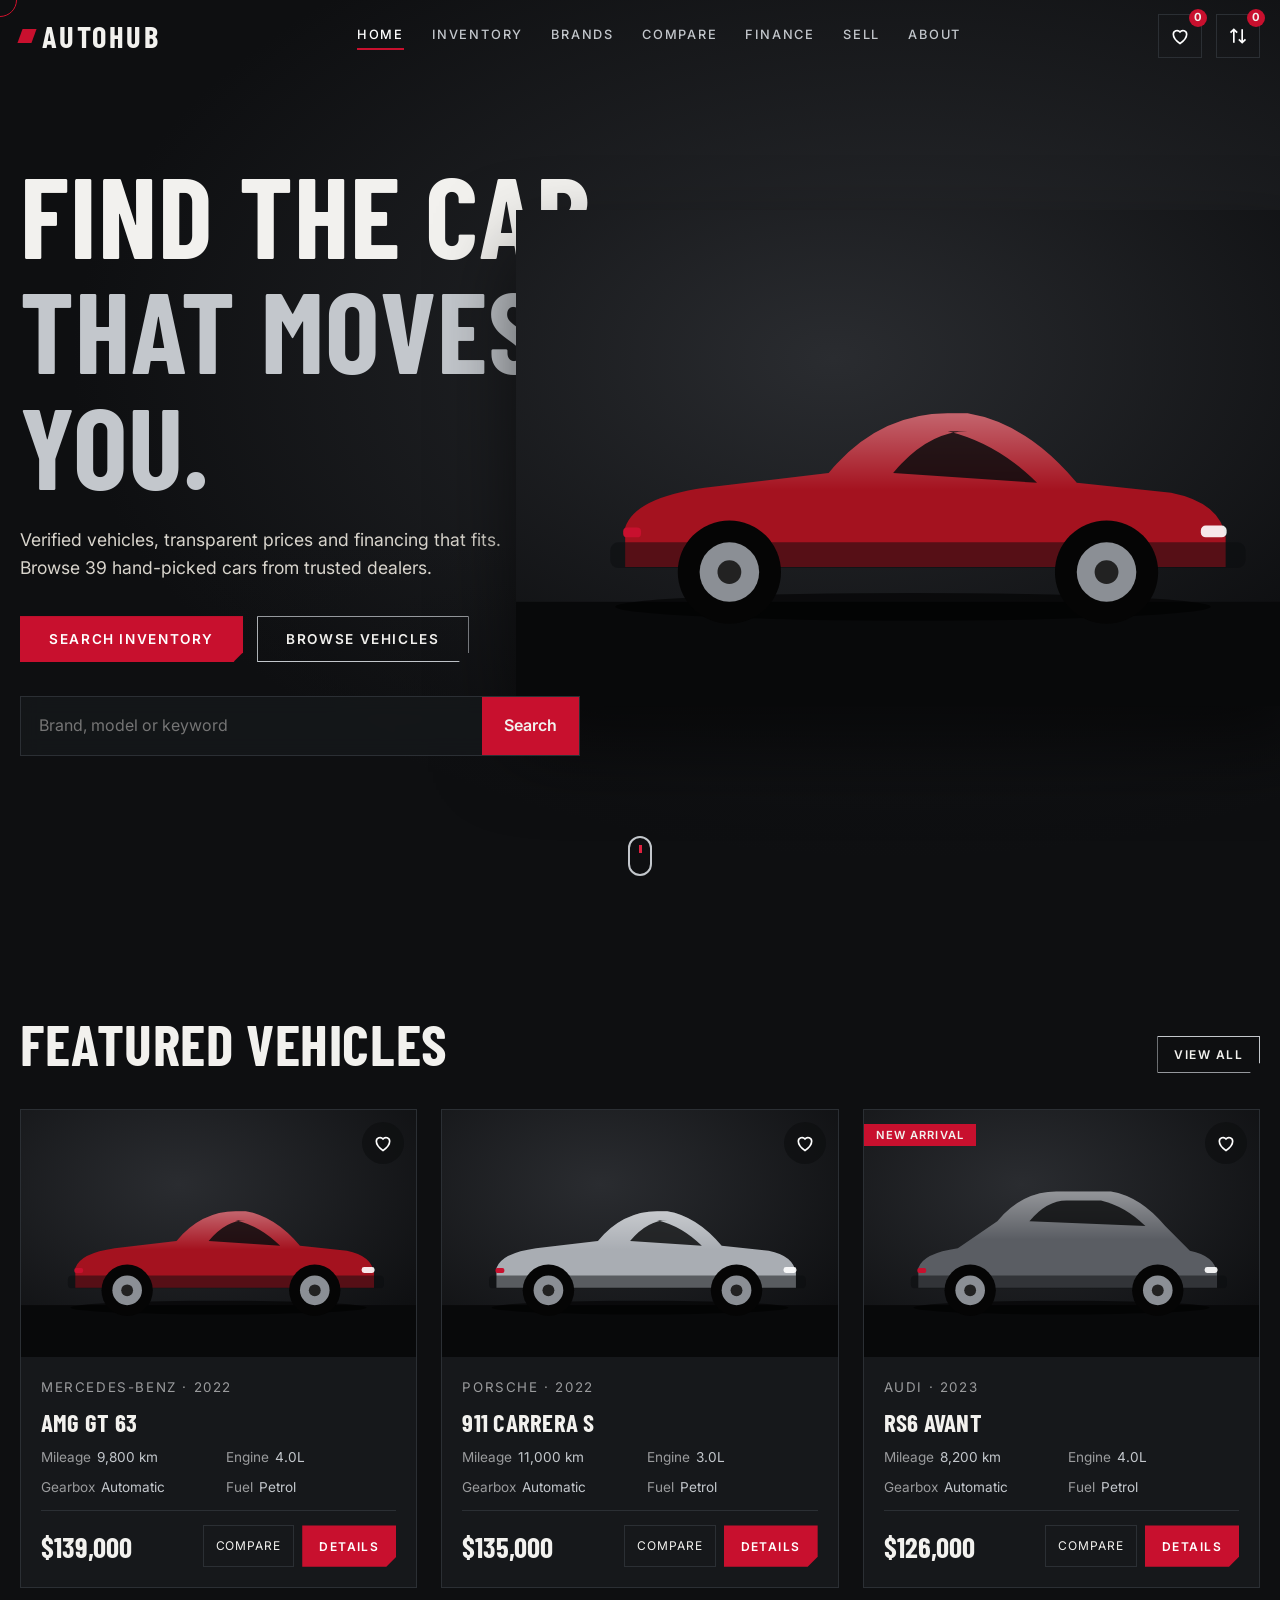
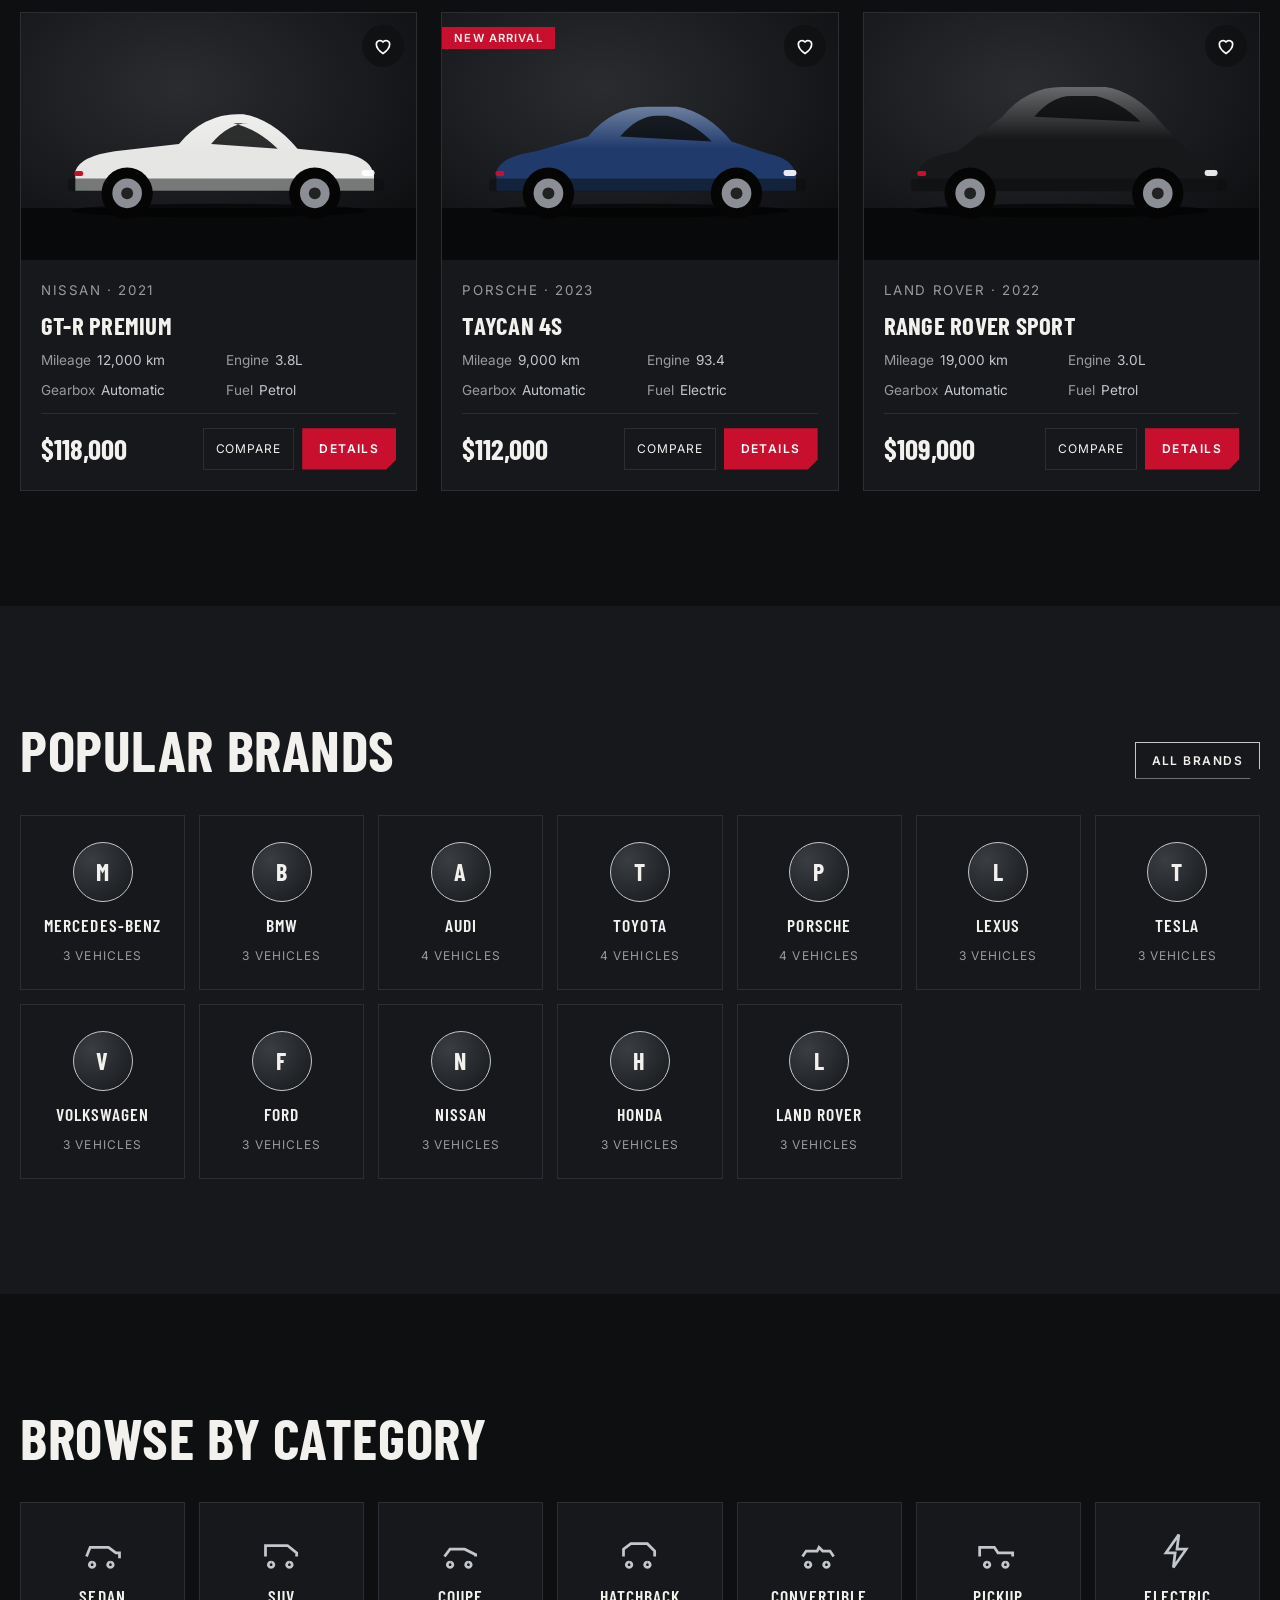
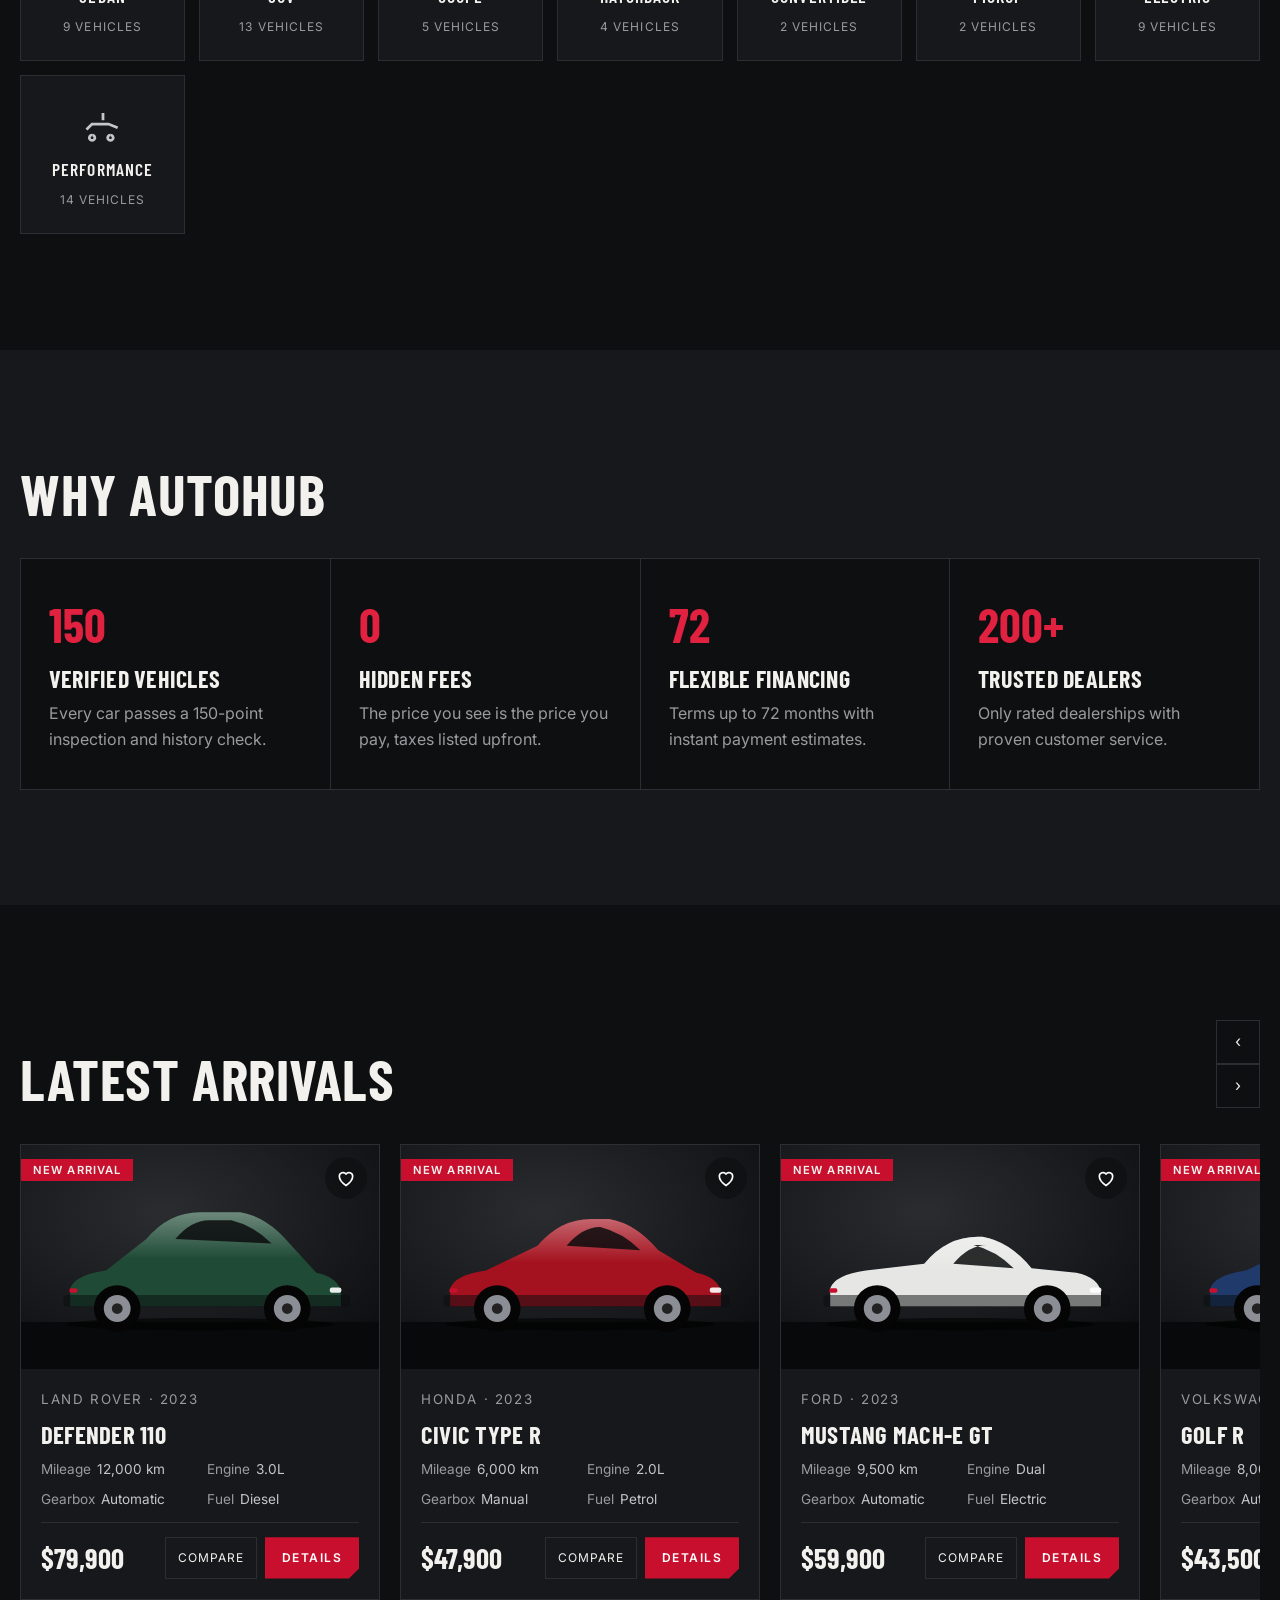
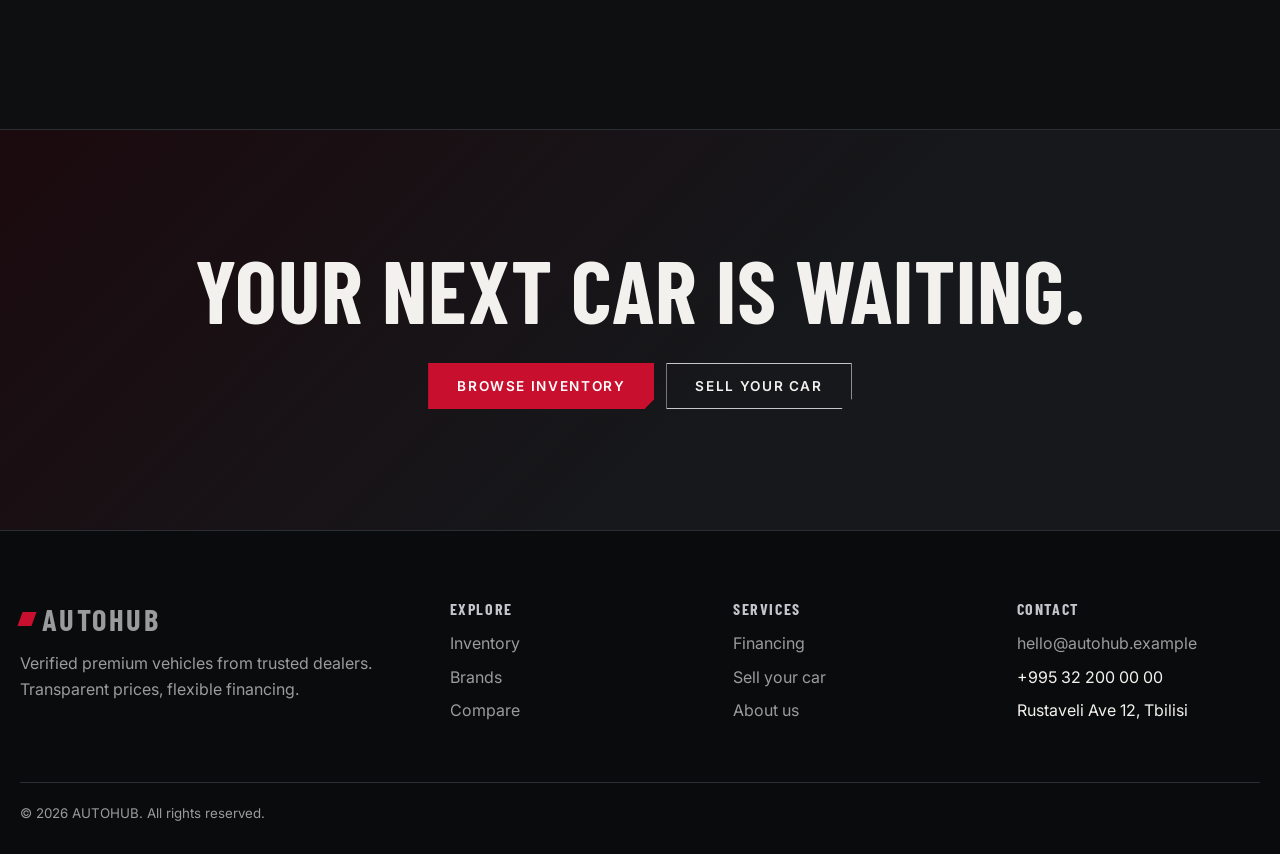
<file: autohub/index.html>
<!DOCTYPE html>
<html lang="en">
<head>
<meta charset="UTF-8">
<meta name="viewport" content="width=device-width, initial-scale=1">
<title>AUTOHUB — Premium Car Marketplace</title>
<meta name="description" content="Find verified premium vehicles from trusted dealers.">
<meta name="theme-color" content="#0e0f11">
<link rel="preconnect" href="https://fonts.googleapis.com"><link rel="preconnect" href="https://fonts.gstatic.com" crossorigin><link href="https://fonts.googleapis.com/css2?family=Barlow+Condensed:wght@500;600;700&family=Inter:wght@400;500;600&display=swap" rel="stylesheet">
<link rel="stylesheet" href="css/style.css">
<link rel="stylesheet" href="css/components.css">
<link rel="stylesheet" href="css/animations.css">
<link rel="stylesheet" href="css/responsive.css">
</head>
<body>
<a class="skip" href="#main">Skip to content</a>
<header id="header"></header>
<main id="main">
<section class="hero"><div class="wrap hero-g"><div><h1>Find the car<span>that moves you.</span></h1><p>Verified vehicles, transparent prices and financing that fits. Browse 39 hand-picked cars from trusted dealers.</p>
<div class="hero-btns"><a class="btn mag" href="inventory.html">Search inventory</a><a class="btn ghost mag" href="inventory.html?cat=Performance">Browse vehicles</a></div>
<form class="hero-search" id="heroSearch" role="search"><label class="sr" for="hq" style="position:absolute;left:-999px">Search</label><input id="hq" name="q" placeholder="Brand, model or keyword"><button type="submit">Search</button></form></div>
<img class="hero-car" src="" alt="Red performance coupe in a showroom" width="800" height="500"></div><div class="scroll-i" aria-hidden="true"></div></section>
<section class="sec"><div class="wrap"><div class="sec-h rv"><h2>Featured vehicles</h2><a class="btn ghost sm" href="inventory.html">View all</a></div><div class="grid" id="featured"></div></div></section>
<section class="sec" style="background:var(--bg2)"><div class="wrap"><div class="sec-h rv"><h2>Popular brands</h2><a class="btn ghost sm" href="brands.html">All brands</a></div><div class="chips" id="brandChips"></div></div></section>
<section class="sec"><div class="wrap"><div class="sec-h rv"><h2>Browse by category</h2></div><div class="chips" id="cats"></div></div></section>
<section class="sec" style="background:var(--bg2)"><div class="wrap"><div class="sec-h rv"><h2>Why AUTOHUB</h2></div><div class="feat rv">
<div><b>150</b><h3>Verified vehicles</h3><p>Every car passes a 150-point inspection and history check.</p></div>
<div><b>0</b><h3>Hidden fees</h3><p>The price you see is the price you pay, taxes listed upfront.</p></div>
<div><b>72</b><h3>Flexible financing</h3><p>Terms up to 72 months with instant payment estimates.</p></div>
<div><b>200+</b><h3>Trusted dealers</h3><p>Only rated dealerships with proven customer service.</p></div></div></div></section>
<section class="sec"><div class="wrap"><div class="sec-h rv"><h2>Latest arrivals</h2><div><button class="ico-btn" data-scroll="-1" aria-label="Previous">‹</button> <button class="ico-btn" data-scroll="1" aria-label="Next">›</button></div></div><div class="car" id="latest" tabindex="0" aria-label="Latest vehicles"></div></div></section>
<section class="sec cta"><div class="wrap rv"><h2>Your next car is waiting.</h2><a class="btn mag" href="inventory.html">Browse inventory</a><a class="btn ghost mag" href="sell.html">Sell your car</a></div></section></main>
<footer id="footer"></footer>

<script src="js/vehicles.js"></script>
<script src="js/navigation.js"></script>
<script src="js/animations.js"></script>
<script src="js/main.js"></script>

</body>
</html>
</file>
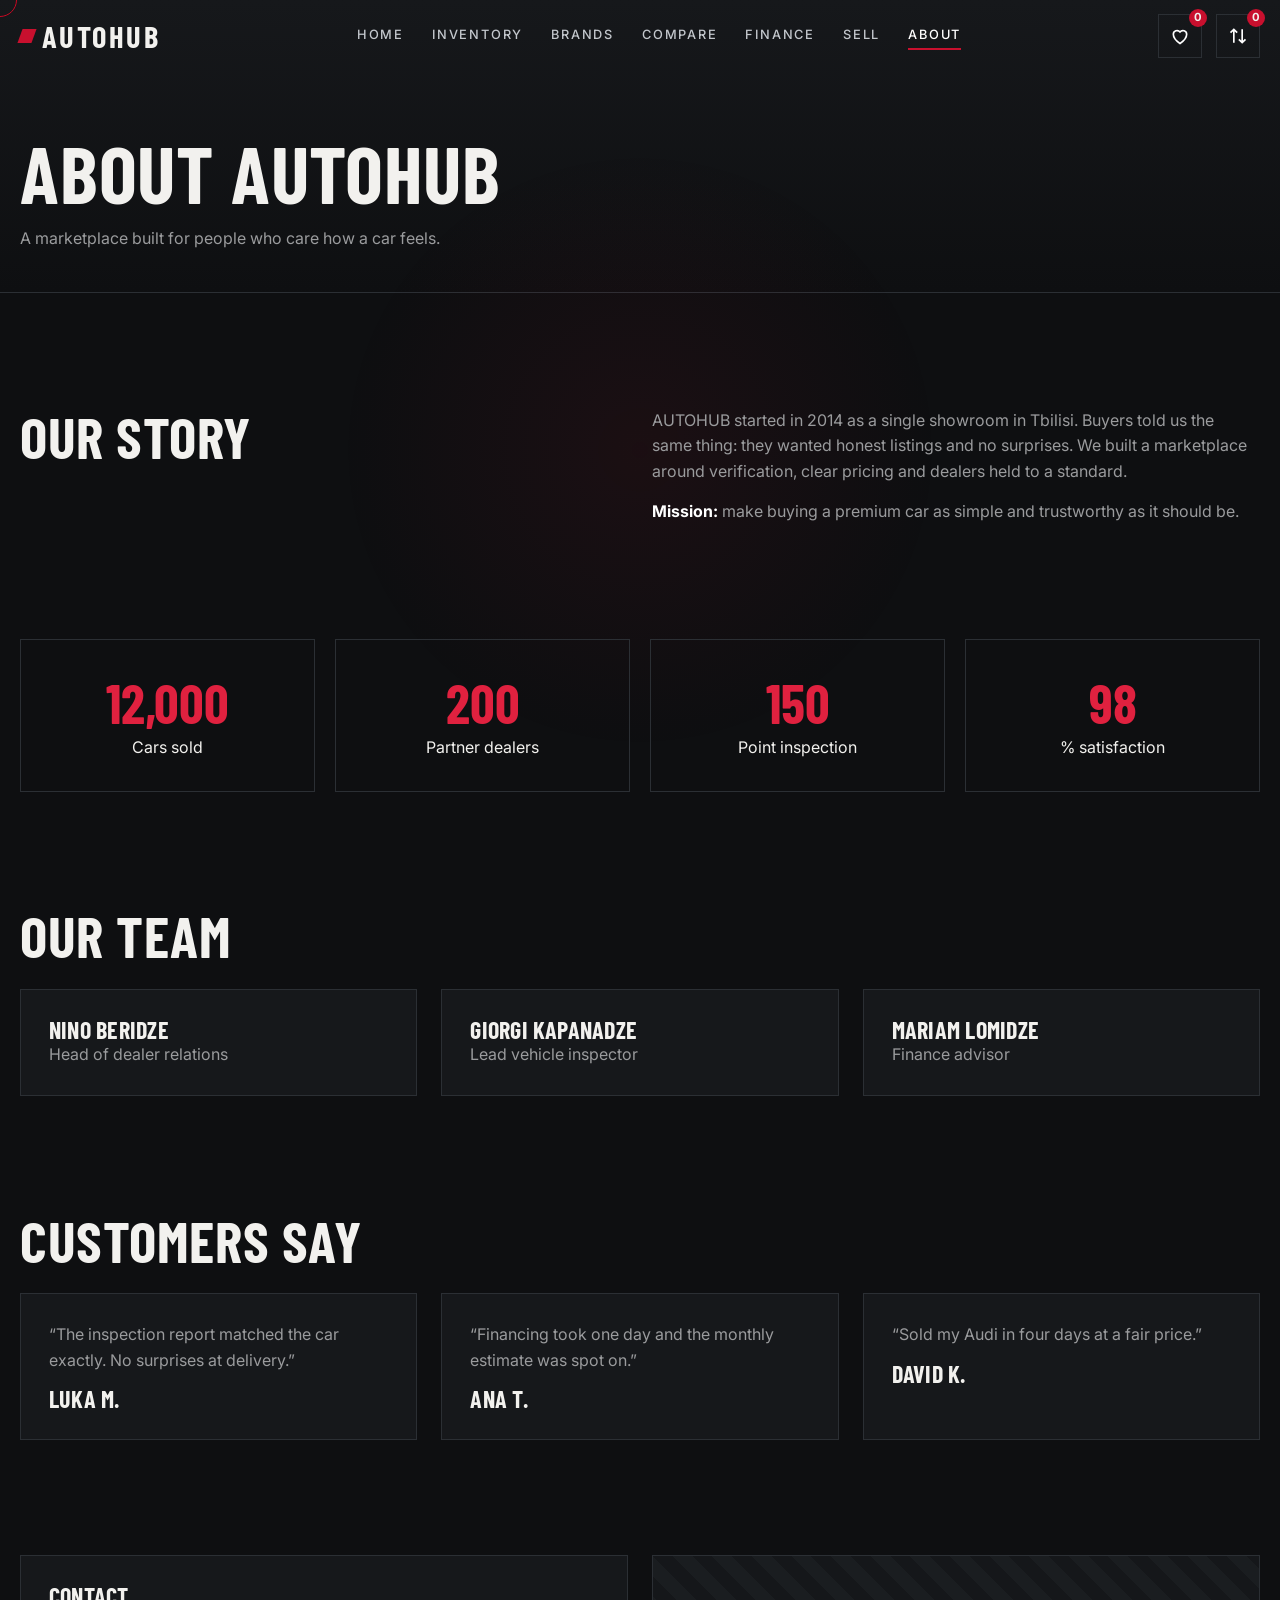
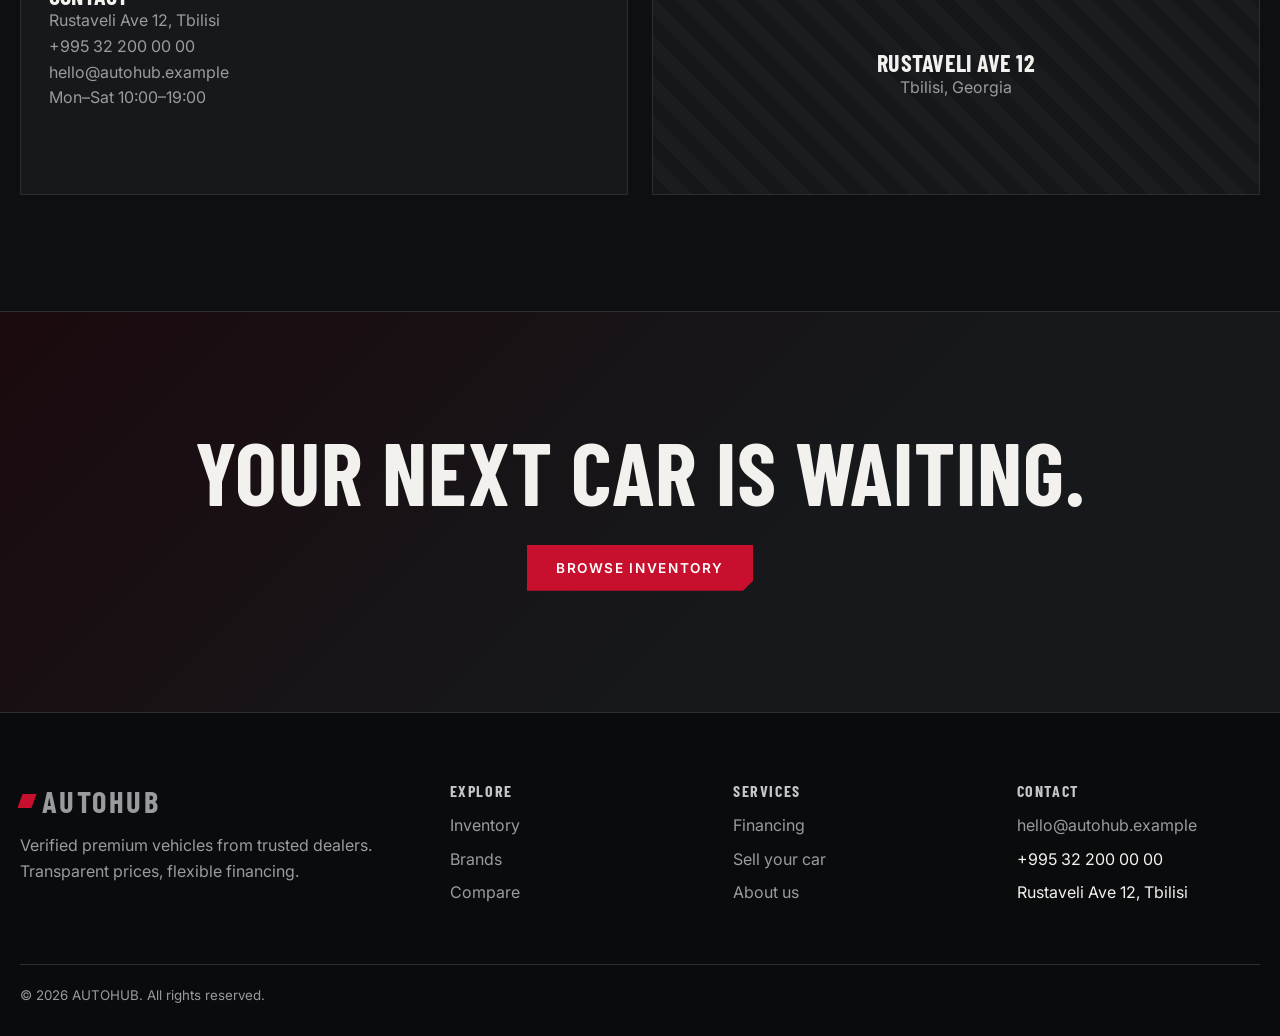
<file: autohub/about.html>
<!DOCTYPE html>
<html lang="en">
<head>
<meta charset="UTF-8">
<meta name="viewport" content="width=device-width, initial-scale=1">
<title>About — AUTOHUB</title>
<meta name="description" content="About AUTOHUB.">
<meta name="theme-color" content="#0e0f11">
<link rel="preconnect" href="https://fonts.googleapis.com"><link rel="preconnect" href="https://fonts.gstatic.com" crossorigin><link href="https://fonts.googleapis.com/css2?family=Barlow+Condensed:wght@500;600;700&family=Inter:wght@400;500;600&display=swap" rel="stylesheet">
<link rel="stylesheet" href="css/style.css">
<link rel="stylesheet" href="css/components.css">
<link rel="stylesheet" href="css/animations.css">
<link rel="stylesheet" href="css/responsive.css">
</head>
<body>
<a class="skip" href="#main">Skip to content</a>
<header id="header"></header>
<section class="pagehead"><div class="wrap"><h1 style="font-size:clamp(2.6rem,7vw,5rem)">About AUTOHUB</h1><p class="lead" style="margin-top:14px">A marketplace built for people who care how a car feels.</p></div></section><main id="main"><div class="wrap"><section class="sec"><div class="cols"><div class="rv"><h2>Our story</h2></div><div class="rv"><p class="lead">AUTOHUB started in 2014 as a single showroom in Tbilisi. Buyers told us the same thing: they wanted honest listings and no surprises. We built a marketplace around verification, clear pricing and dealers held to a standard.</p><p class="lead" style="margin-top:14px"><b style="color:#fff">Mission:</b> make buying a premium car as simple and trustworthy as it should be.</p></div></div></section>
<section class="stats rv"><div><b data-count="12000">0</b>Cars sold</div><div><b data-count="200">0</b>Partner dealers</div><div><b data-count="150">0</b>Point inspection</div><div><b data-count="98">0</b>% satisfaction</div></section>
<section class="sec"><h2 class="rv" style="margin-bottom:24px">Our team</h2><div class="cols"><div class="card rv"><h3>Nino Beridze</h3><p>Head of dealer relations</p></div><div class="card rv"><h3>Giorgi Kapanadze</h3><p>Lead vehicle inspector</p></div><div class="card rv"><h3>Mariam Lomidze</h3><p>Finance advisor</p></div></div></section>
<section class="sec" style="padding-top:0"><h2 class="rv" style="margin-bottom:24px">Customers say</h2><div class="cols"><div class="card rv"><p>“The inspection report matched the car exactly. No surprises at delivery.”</p><h3 style="margin-top:14px">Luka M.</h3></div><div class="card rv"><p>“Financing took one day and the monthly estimate was spot on.”</p><h3 style="margin-top:14px">Ana T.</h3></div><div class="card rv"><p>“Sold my Audi in four days at a fair price.”</p><h3 style="margin-top:14px">David K.</h3></div></div></section>
<section class="sec" style="padding-top:0"><div class="cols"><div class="card"><h3>Contact</h3><p>Rustaveli Ave 12, Tbilisi<br>+995 32 200 00 00<br>hello@autohub.example<br>Mon–Sat 10:00–19:00</p></div><div class="map" role="img" aria-label="Map placeholder for Rustaveli Ave 12, Tbilisi"><div><h3>Rustaveli Ave 12</h3><p class="lead">Tbilisi, Georgia</p></div></div></div></section></div>
<section class="sec cta"><div class="wrap"><h2>Your next car is waiting.</h2><a class="btn mag" href="inventory.html">Browse inventory</a></div></section></main>
<footer id="footer"></footer>

<script src="js/vehicles.js"></script>
<script src="js/navigation.js"></script>
<script src="js/animations.js"></script>
<script src="js/main.js"></script>

</body>
</html>
</file>
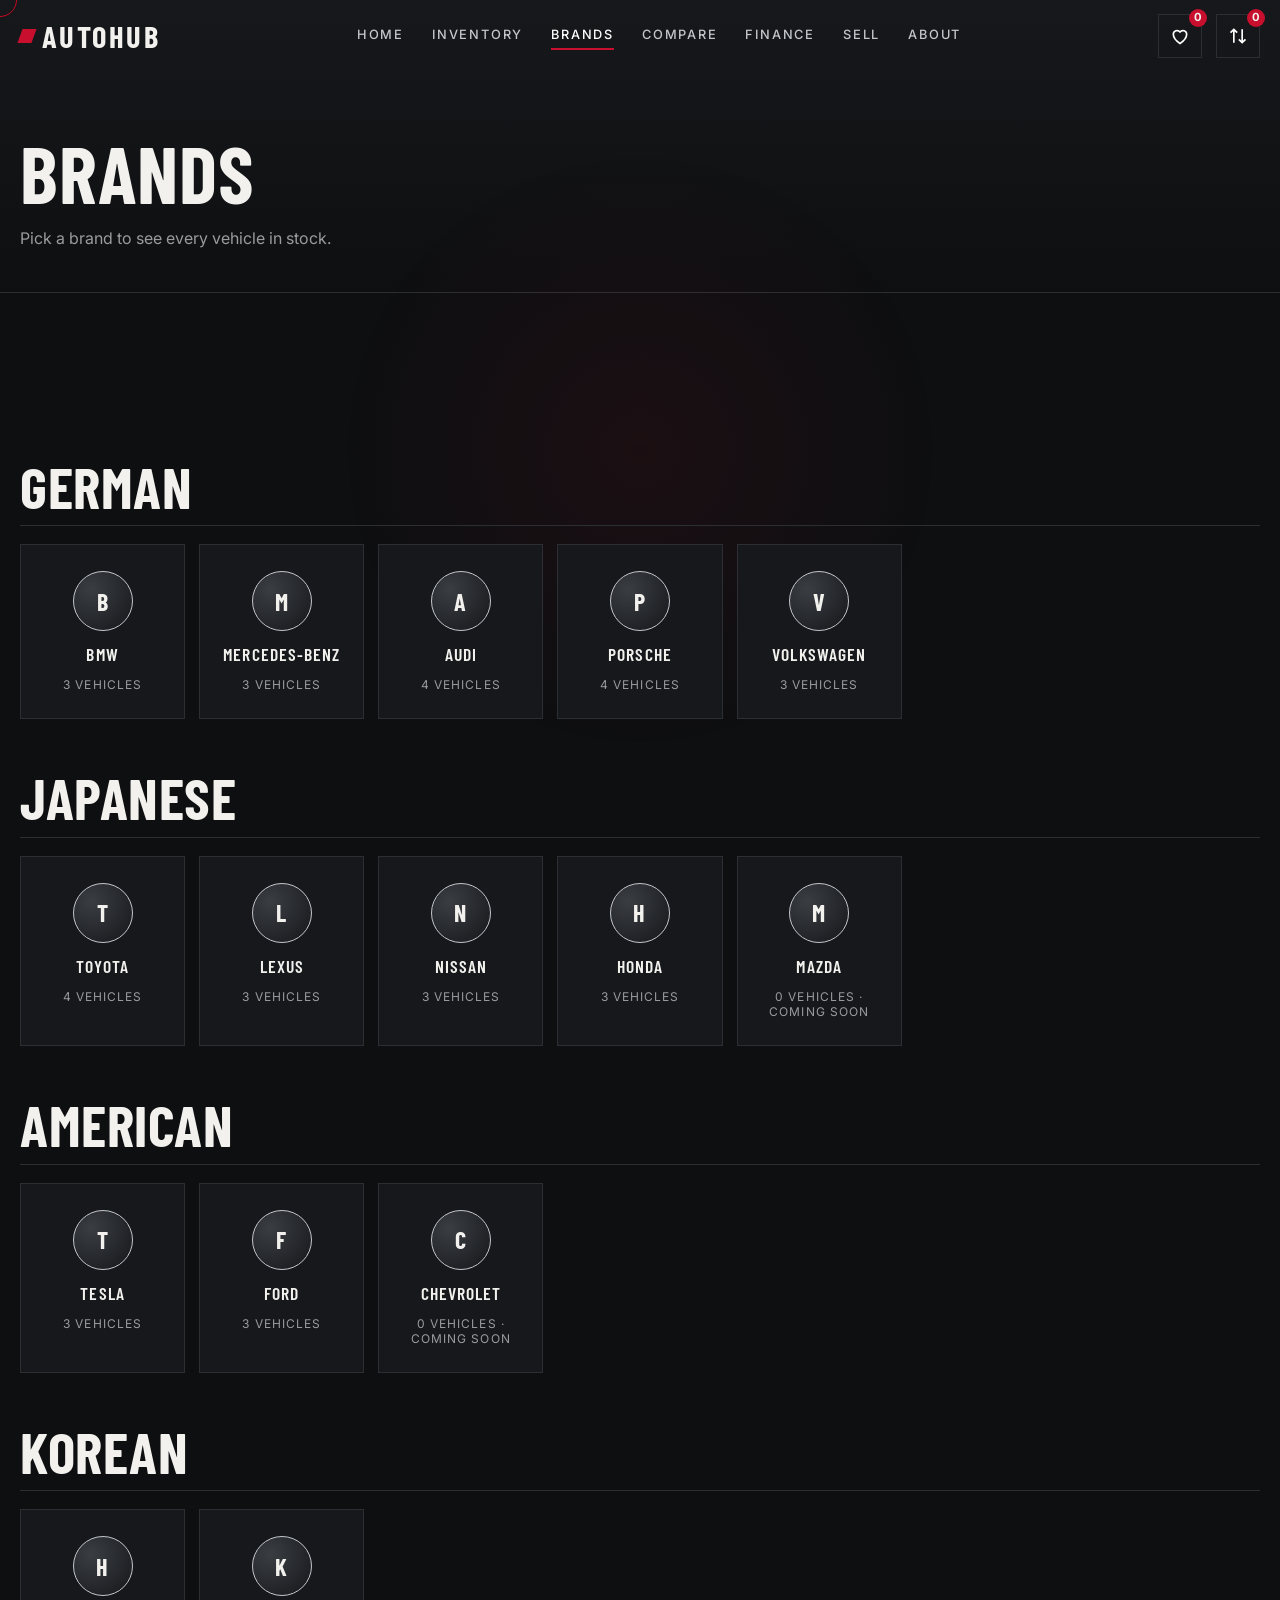
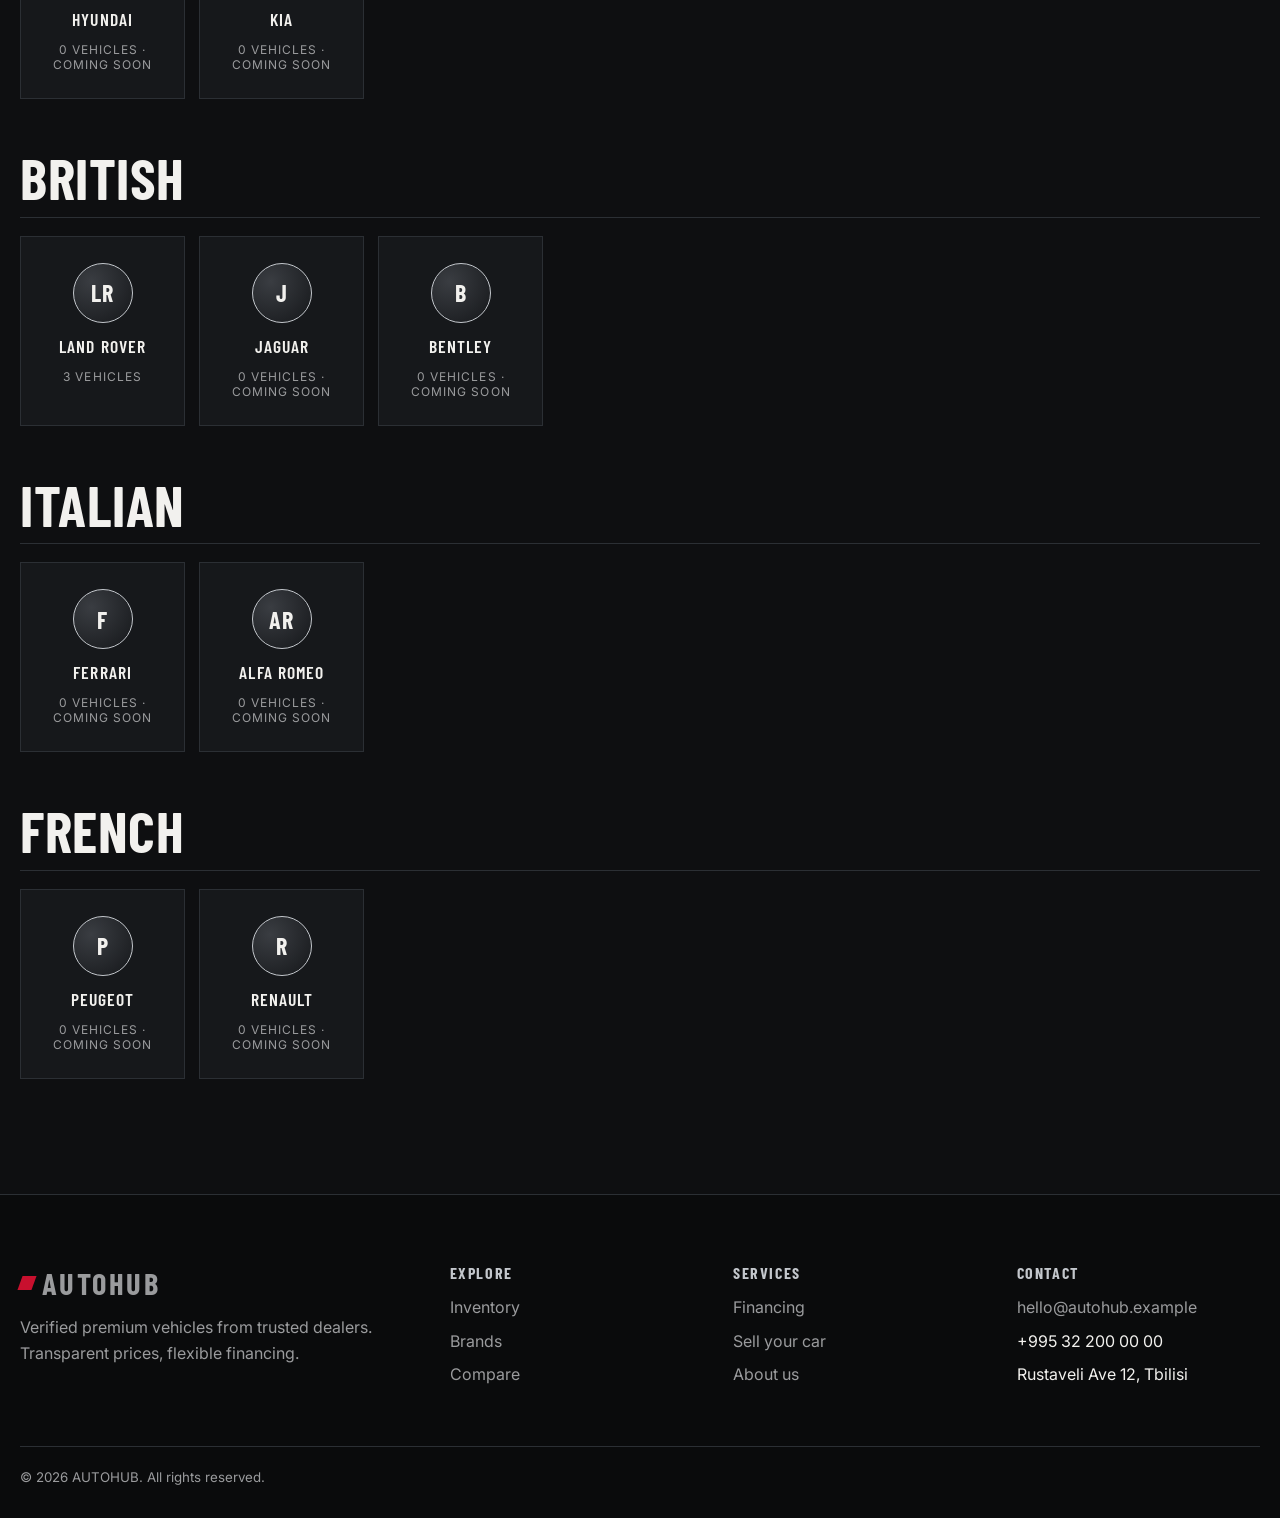
<file: autohub/brands.html>
<!DOCTYPE html>
<html lang="en">
<head>
<meta charset="UTF-8">
<meta name="viewport" content="width=device-width, initial-scale=1">
<title>Brands — AUTOHUB</title>
<meta name="description" content="Browse vehicles by brand.">
<meta name="theme-color" content="#0e0f11">
<link rel="preconnect" href="https://fonts.googleapis.com"><link rel="preconnect" href="https://fonts.gstatic.com" crossorigin><link href="https://fonts.googleapis.com/css2?family=Barlow+Condensed:wght@500;600;700&family=Inter:wght@400;500;600&display=swap" rel="stylesheet">
<link rel="stylesheet" href="css/style.css">
<link rel="stylesheet" href="css/components.css">
<link rel="stylesheet" href="css/animations.css">
<link rel="stylesheet" href="css/responsive.css">
</head>
<body>
<a class="skip" href="#main">Skip to content</a>
<header id="header"></header>
<section class="pagehead"><div class="wrap"><h1 style="font-size:clamp(2.6rem,7vw,5rem)">Brands</h1><p class="lead" style="margin-top:14px">Pick a brand to see every vehicle in stock.</p></div></section><main id="main"><div class="wrap sec" id="brandList"></div></main>
<footer id="footer"></footer>

<script src="js/vehicles.js"></script>
<script src="js/navigation.js"></script>
<script src="js/animations.js"></script>
<script src="js/main.js"></script>
<script src="js/brands.js"></script>
</body>
</html>
</file>
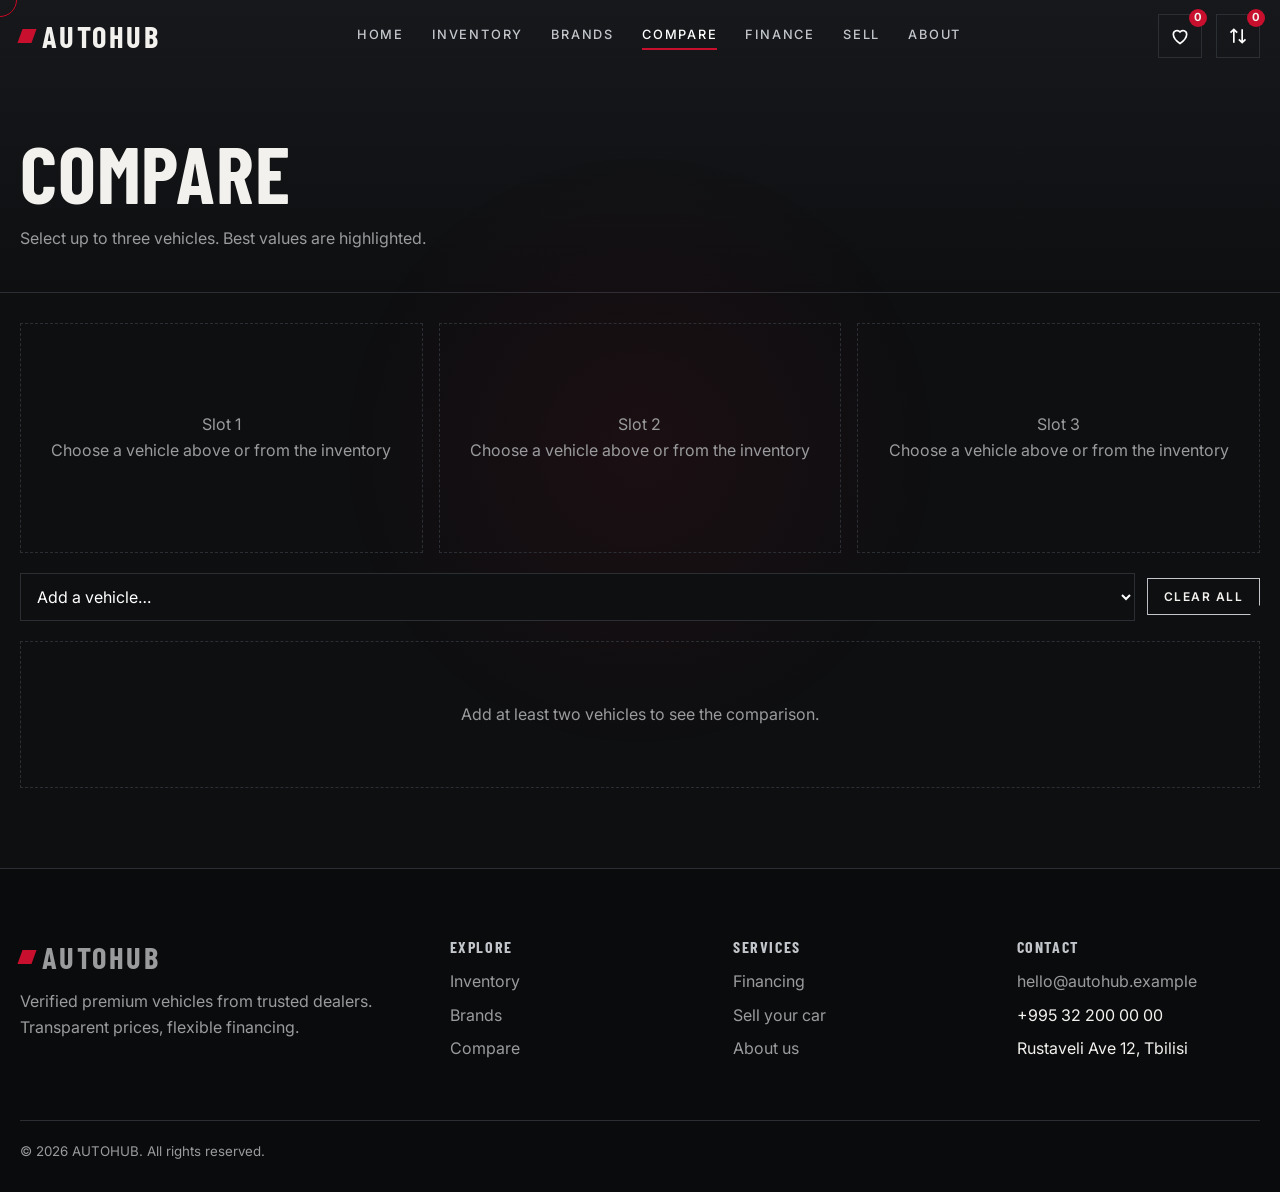
<file: autohub/compare.html>
<!DOCTYPE html>
<html lang="en">
<head>
<meta charset="UTF-8">
<meta name="viewport" content="width=device-width, initial-scale=1">
<title>Compare — AUTOHUB</title>
<meta name="description" content="Compare up to three vehicles.">
<meta name="theme-color" content="#0e0f11">
<link rel="preconnect" href="https://fonts.googleapis.com"><link rel="preconnect" href="https://fonts.gstatic.com" crossorigin><link href="https://fonts.googleapis.com/css2?family=Barlow+Condensed:wght@500;600;700&family=Inter:wght@400;500;600&display=swap" rel="stylesheet">
<link rel="stylesheet" href="css/style.css">
<link rel="stylesheet" href="css/components.css">
<link rel="stylesheet" href="css/animations.css">
<link rel="stylesheet" href="css/responsive.css">
</head>
<body>
<a class="skip" href="#main">Skip to content</a>
<header id="header"></header>
<section class="pagehead"><div class="wrap"><h1 style="font-size:clamp(2.6rem,7vw,5rem)">Compare</h1><p class="lead" style="margin-top:14px">Select up to three vehicles. Best values are highlighted.</p></div></section><main id="main"><div class="wrap" style="padding-bottom:80px"><div class="cmp-pick" id="slots" style="margin-bottom:0"></div><div class="topbar" style="margin-top:20px"><div class="grp" style="flex:1;min-width:240px"><label for="add" class="sr" style="position:absolute;left:-999px">Add vehicle</label><select id="add" style="width:100%"></select></div><button class="btn ghost sm" id="clear" hidden>Clear all</button></div>
<p class="empty" id="hint">Add at least two vehicles to see the comparison.</p><div id="out" hidden><div class="tw" id="tbl" tabindex="0" role="region" aria-label="Comparison table"></div></div></div></main>
<footer id="footer"></footer>

<script src="js/vehicles.js"></script>
<script src="js/navigation.js"></script>
<script src="js/animations.js"></script>
<script src="js/main.js"></script>
<script src="js/compare.js"></script>
</body>
</html>
</file>
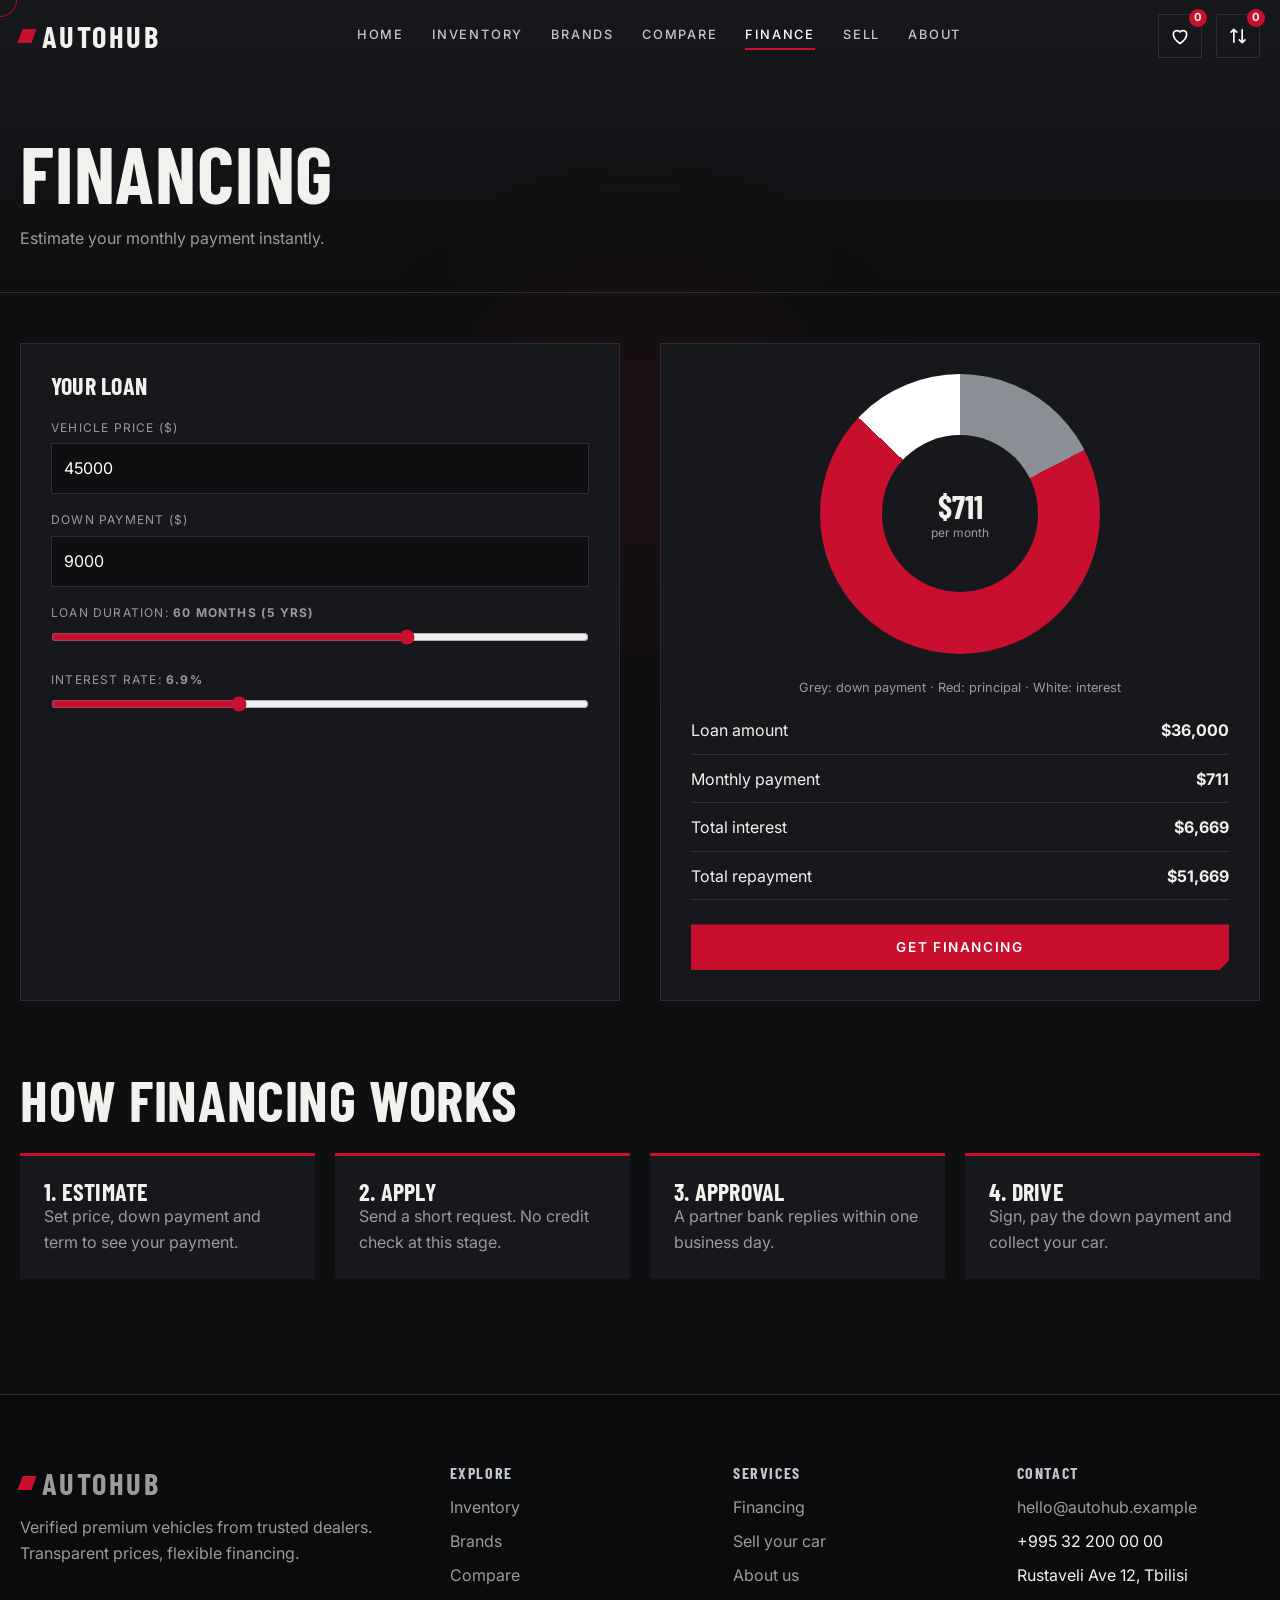
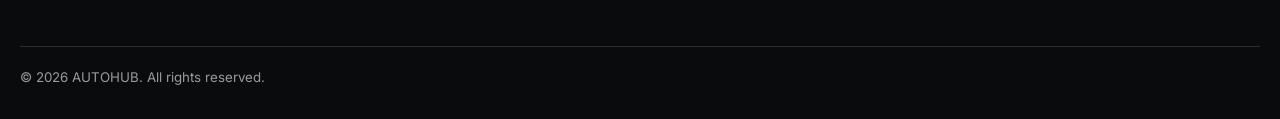
<file: autohub/finance.html>
<!DOCTYPE html>
<html lang="en">
<head>
<meta charset="UTF-8">
<meta name="viewport" content="width=device-width, initial-scale=1">
<title>Finance — AUTOHUB</title>
<meta name="description" content="Car loan calculator.">
<meta name="theme-color" content="#0e0f11">
<link rel="preconnect" href="https://fonts.googleapis.com"><link rel="preconnect" href="https://fonts.gstatic.com" crossorigin><link href="https://fonts.googleapis.com/css2?family=Barlow+Condensed:wght@500;600;700&family=Inter:wght@400;500;600&display=swap" rel="stylesheet">
<link rel="stylesheet" href="css/style.css">
<link rel="stylesheet" href="css/components.css">
<link rel="stylesheet" href="css/animations.css">
<link rel="stylesheet" href="css/responsive.css">
</head>
<body>
<a class="skip" href="#main">Skip to content</a>
<header id="header"></header>
<section class="pagehead"><div class="wrap"><h1 style="font-size:clamp(2.6rem,7vw,5rem)">Financing</h1><p class="lead" style="margin-top:14px">Estimate your monthly payment instantly.</p></div></section><main id="main"><div class="wrap"><div class="fin"><form id="calc" class="res" onsubmit="return false"><h3>Your loan</h3><div class="fg" style="margin-top:20px"><label class="l" for="price">Vehicle price ($)</label><input id="price" type="number" min="1000" step="500" value="45000"></div><div class="fg"><label class="l" for="down">Down payment ($)</label><input id="down" type="number" min="0" step="500" value="9000"></div>
<div class="fg"><label class="l" for="term">Loan duration: <b id="termV"></b></label><input class="range" id="term" type="range" min="12" max="84" step="6" value="60"></div><div class="fg"><label class="l" for="rate">Interest rate: <b id="rateV"></b></label><input class="range" id="rate" type="range" min="0" max="20" step="0.1" value="6.9"></div></form>
<div class="res"><div class="donut" id="donut"><div class="donut-c" id="dm"></div></div><p style="text-align:center;color:var(--mut);font-size:.8rem">Grey: down payment · Red: principal · White: interest</p><div class="rows"><div><span>Loan amount</span><b id="loan"></b></div><div><span>Monthly payment</span><b id="monthly"></b></div><div><span>Total interest</span><b id="interest"></b></div><div><span>Total repayment</span><b id="total"></b></div></div><button class="btn" id="apply" style="width:100%;margin-top:24px">Get financing</button></div></div>
<section class="sec" style="padding-top:20px"><h2 style="margin-bottom:24px">How financing works</h2><div class="steps-i"><div><h3>1. Estimate</h3><p class="lead">Set price, down payment and term to see your payment.</p></div><div><h3>2. Apply</h3><p class="lead">Send a short request. No credit check at this stage.</p></div><div><h3>3. Approval</h3><p class="lead">A partner bank replies within one business day.</p></div><div><h3>4. Drive</h3><p class="lead">Sign, pay the down payment and collect your car.</p></div></div></section></div></main>
<div class="modal" id="fm" role="dialog" aria-modal="true" aria-labelledby="fmt" aria-hidden="true"><div class="mbox"><button class="mx" data-close aria-label="Close">×</button><h3 id="fmt" style="margin-bottom:16px">Get financing</h3><form id="fform" novalidate><div class="fg"><label class="l" for="fn">Name</label><input id="fn" required></div><div class="fg"><label class="l" for="fe">Email</label><input id="fe" type="email" required></div><div class="fg"><label class="l" for="fp">Phone</label><input id="fp" data-phone required></div><button class="btn" style="width:100%">Send application</button></form><div id="fdone" hidden><h3>Application received</h3><p class="lead" style="margin:10px 0 20px">We will reply within one business day.</p><button class="btn ghost" data-close>Close</button></div></div></div>
<footer id="footer"></footer>

<script src="js/vehicles.js"></script>
<script src="js/navigation.js"></script>
<script src="js/animations.js"></script>
<script src="js/main.js"></script>
<script src="js/finance.js"></script>
</body>
</html>
</file>
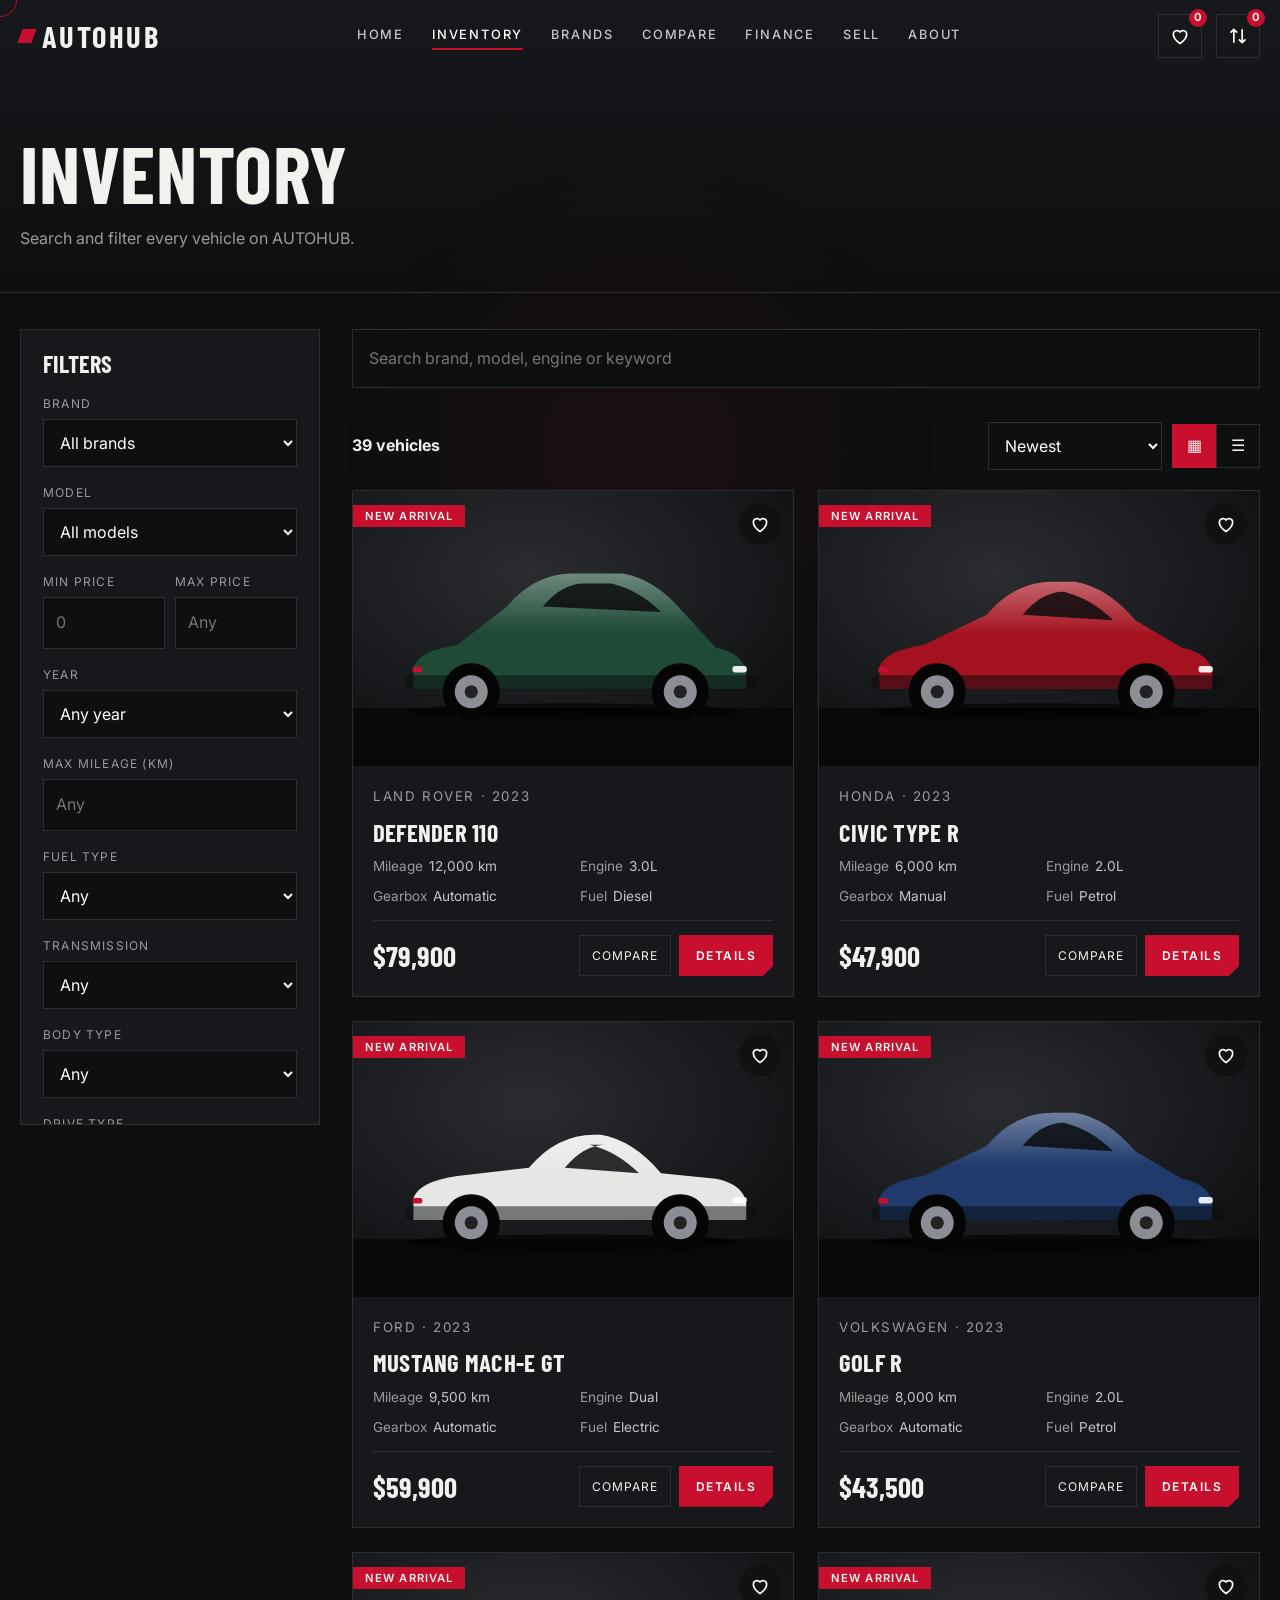
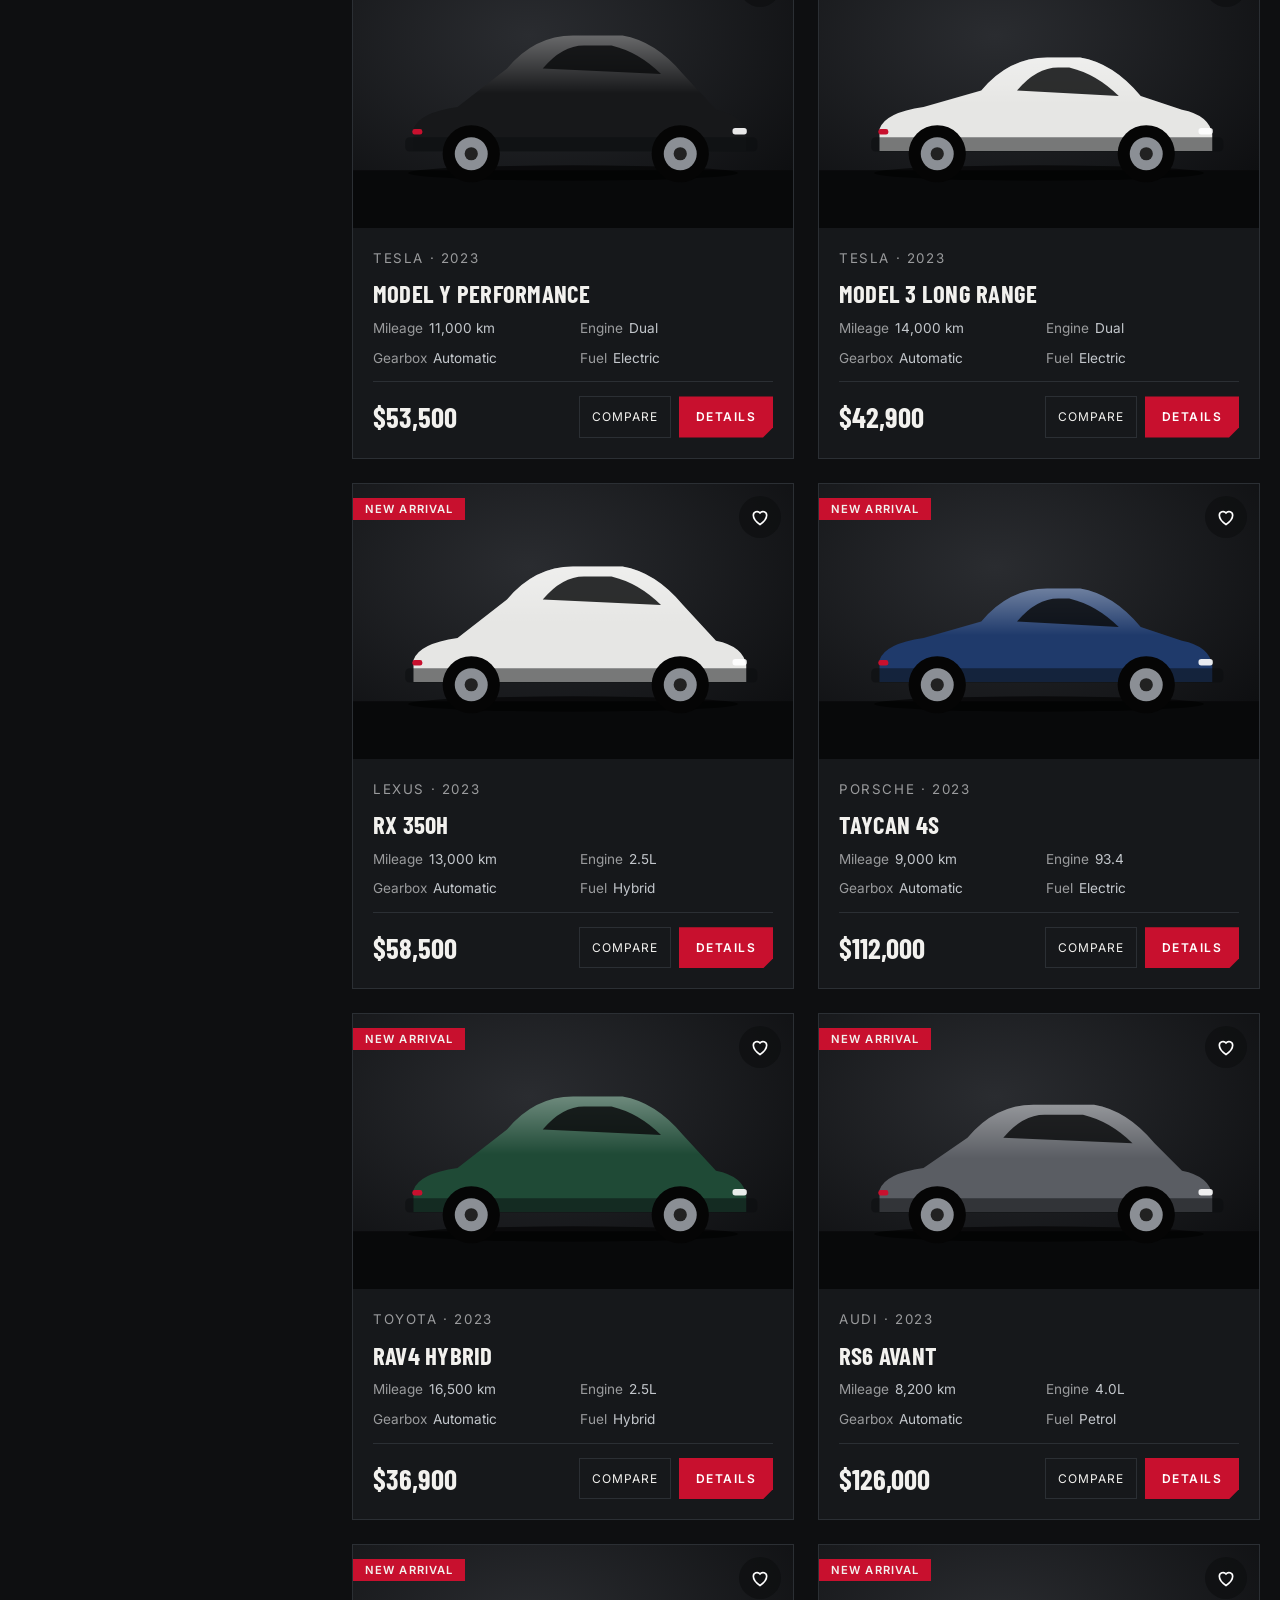
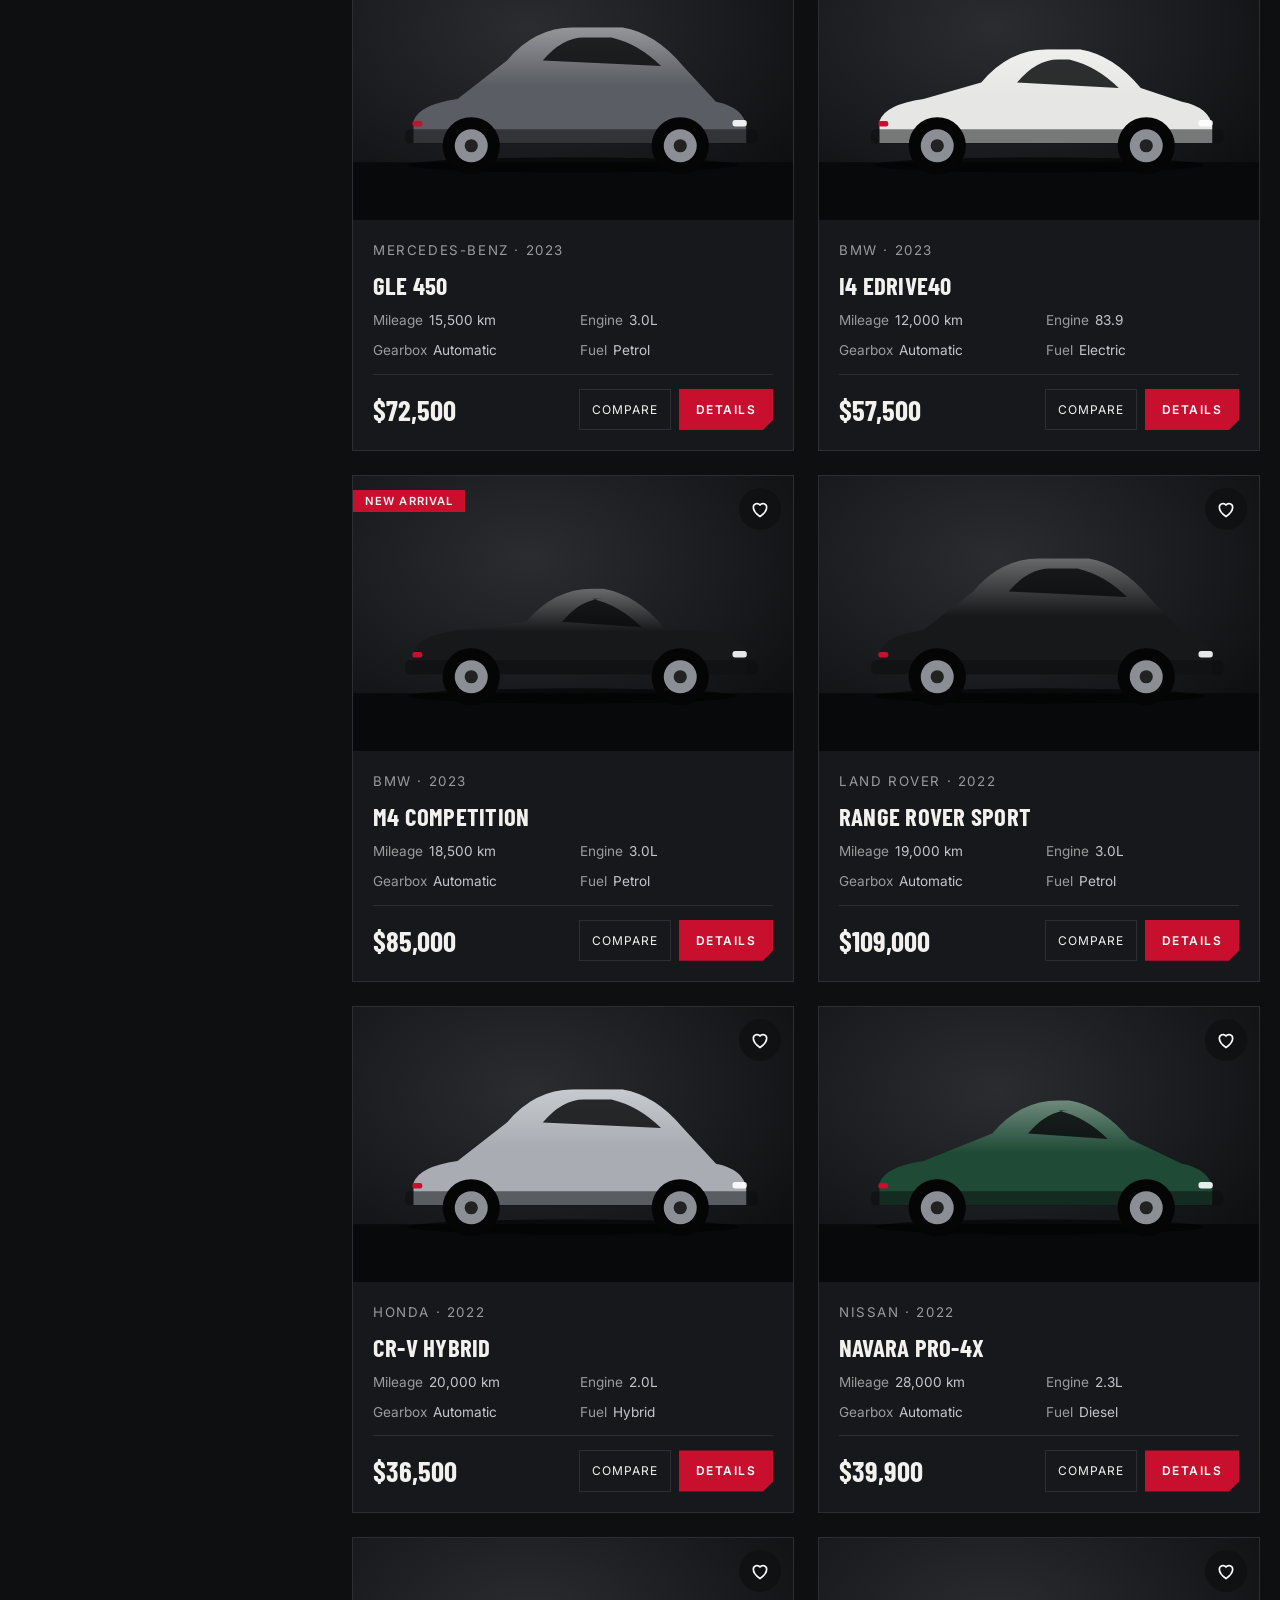
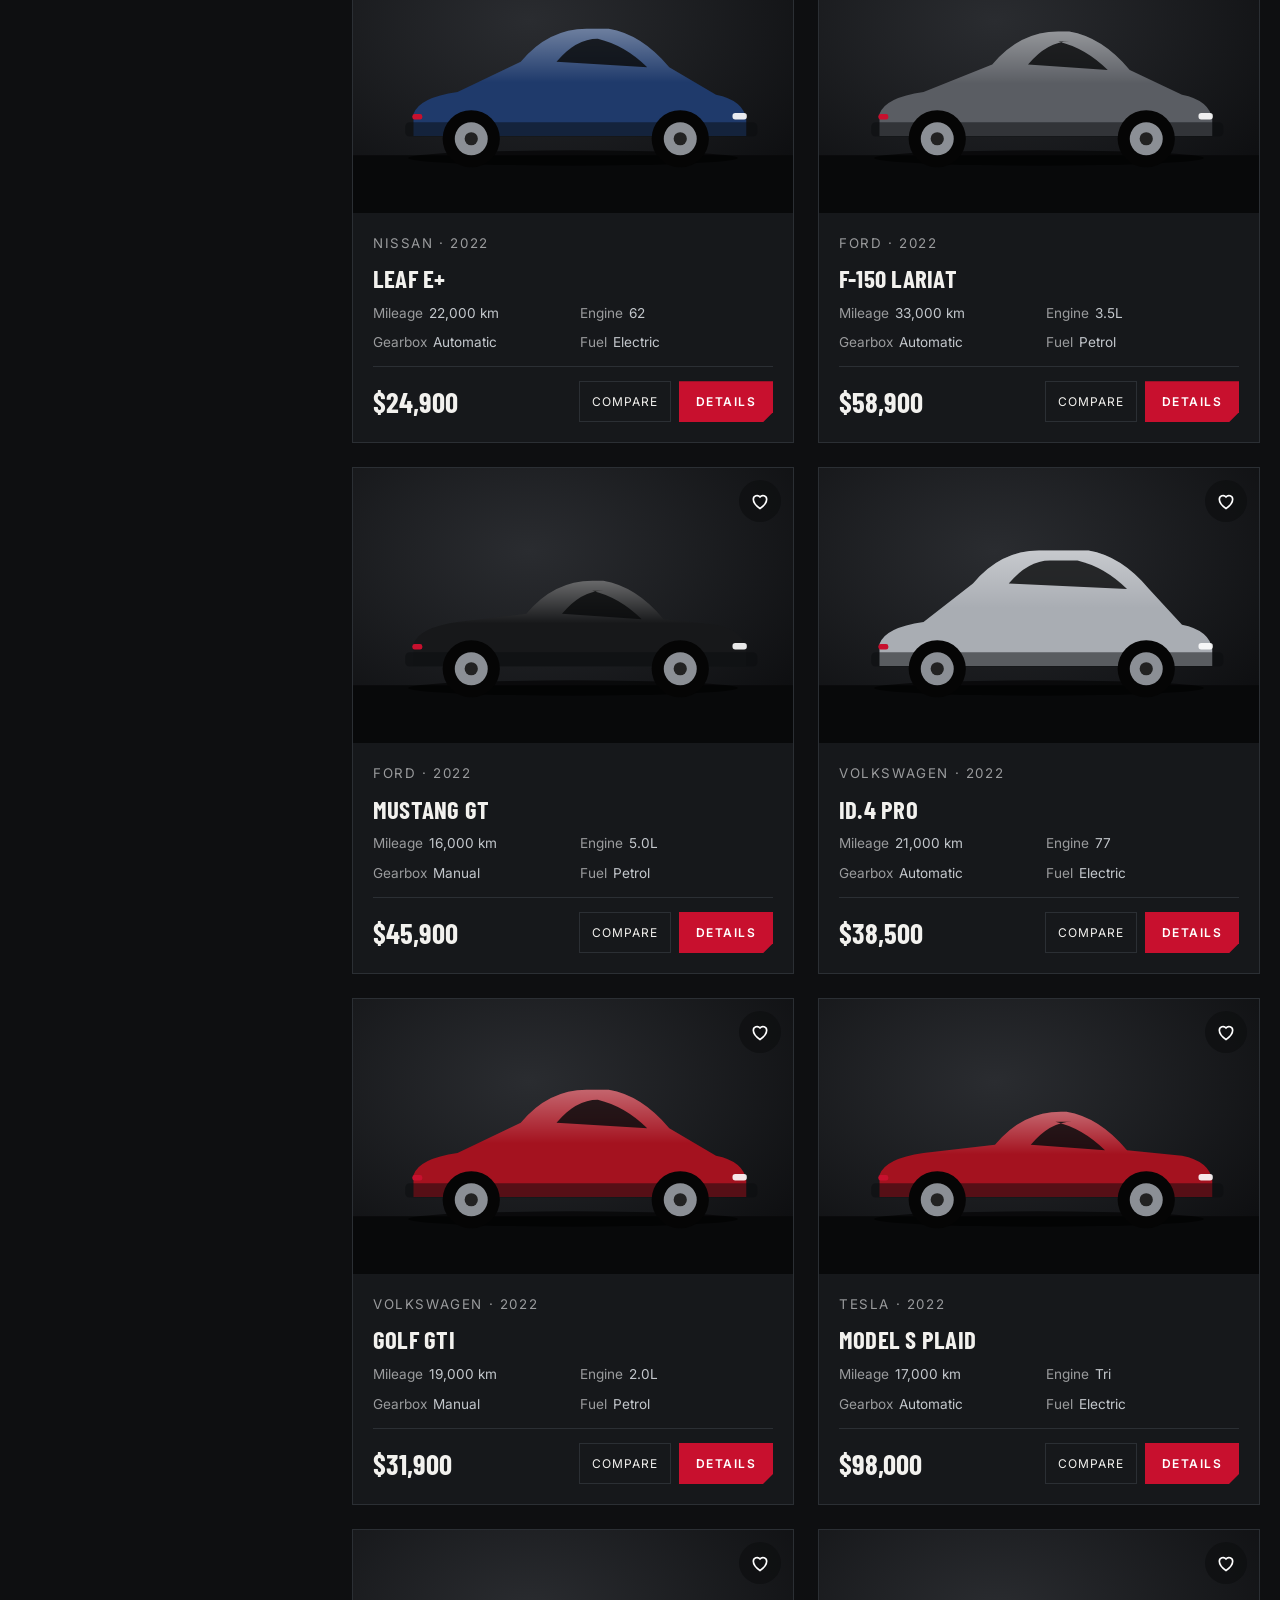
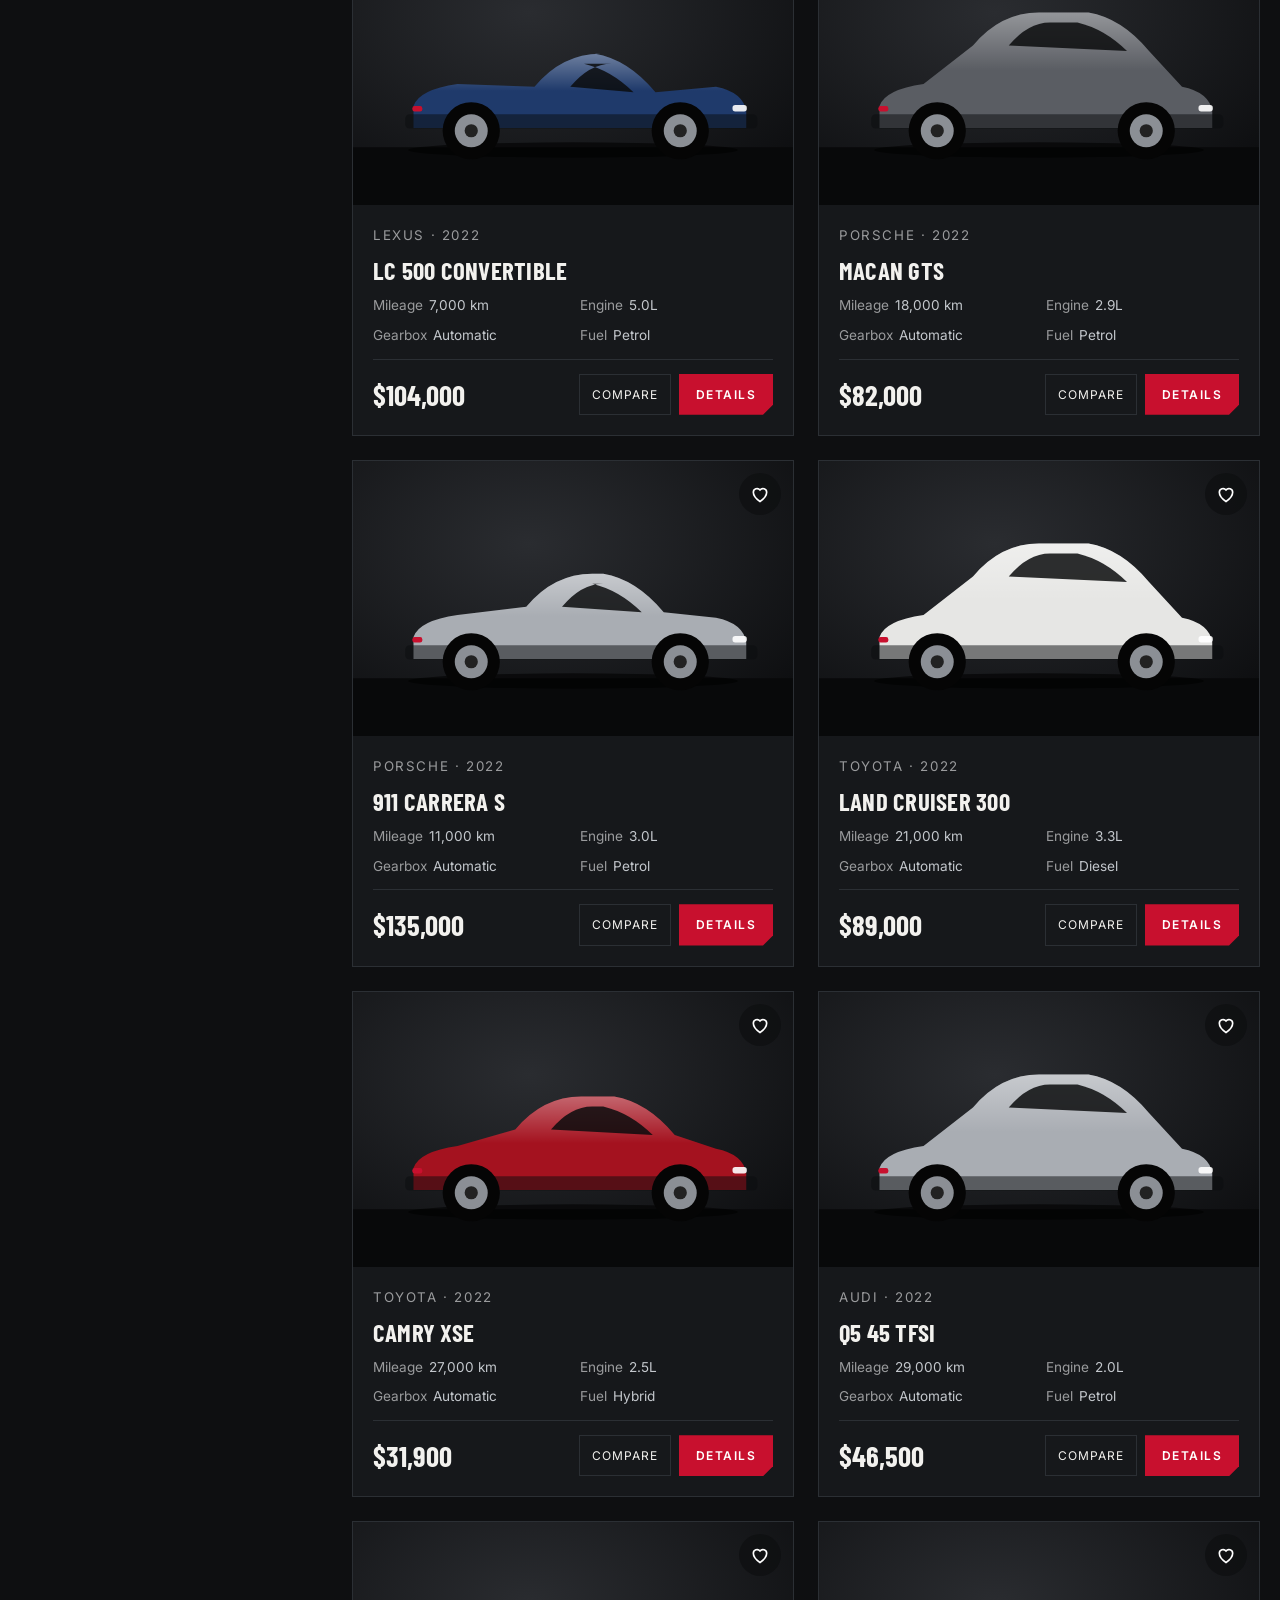
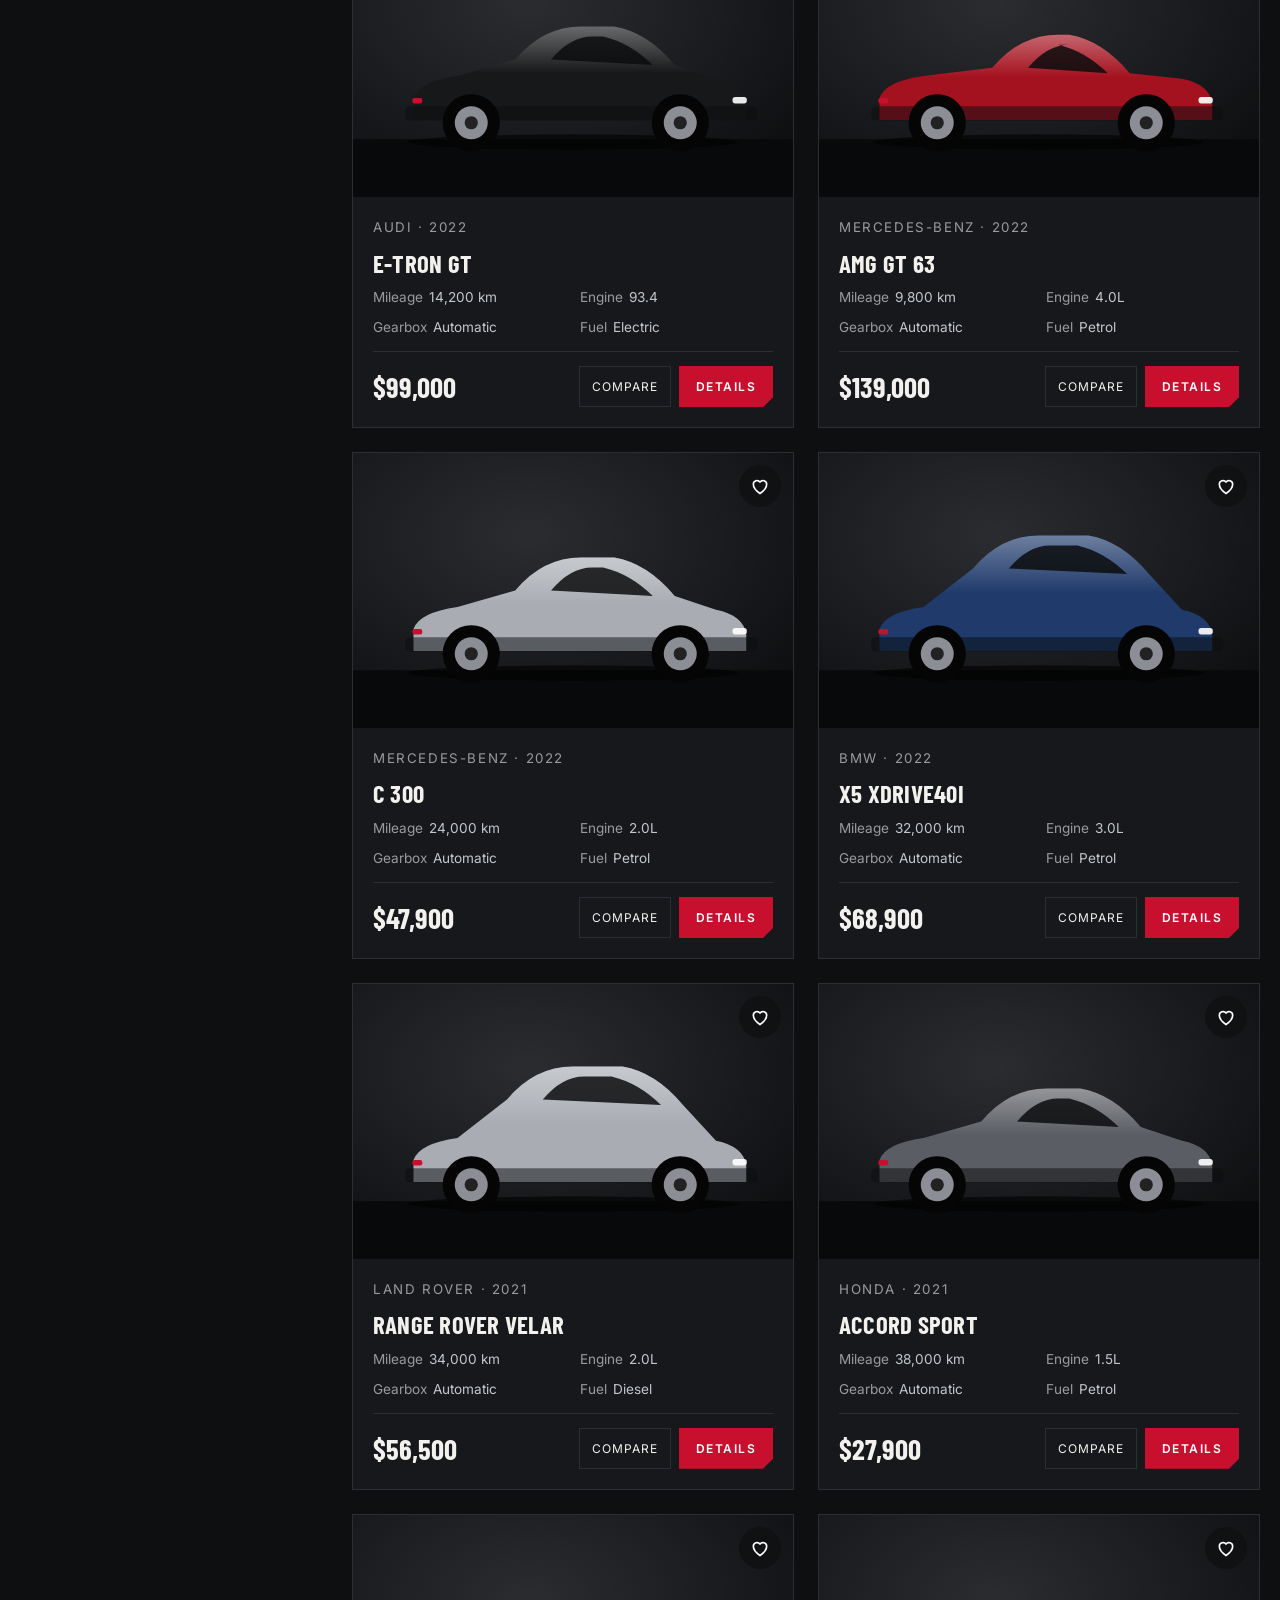
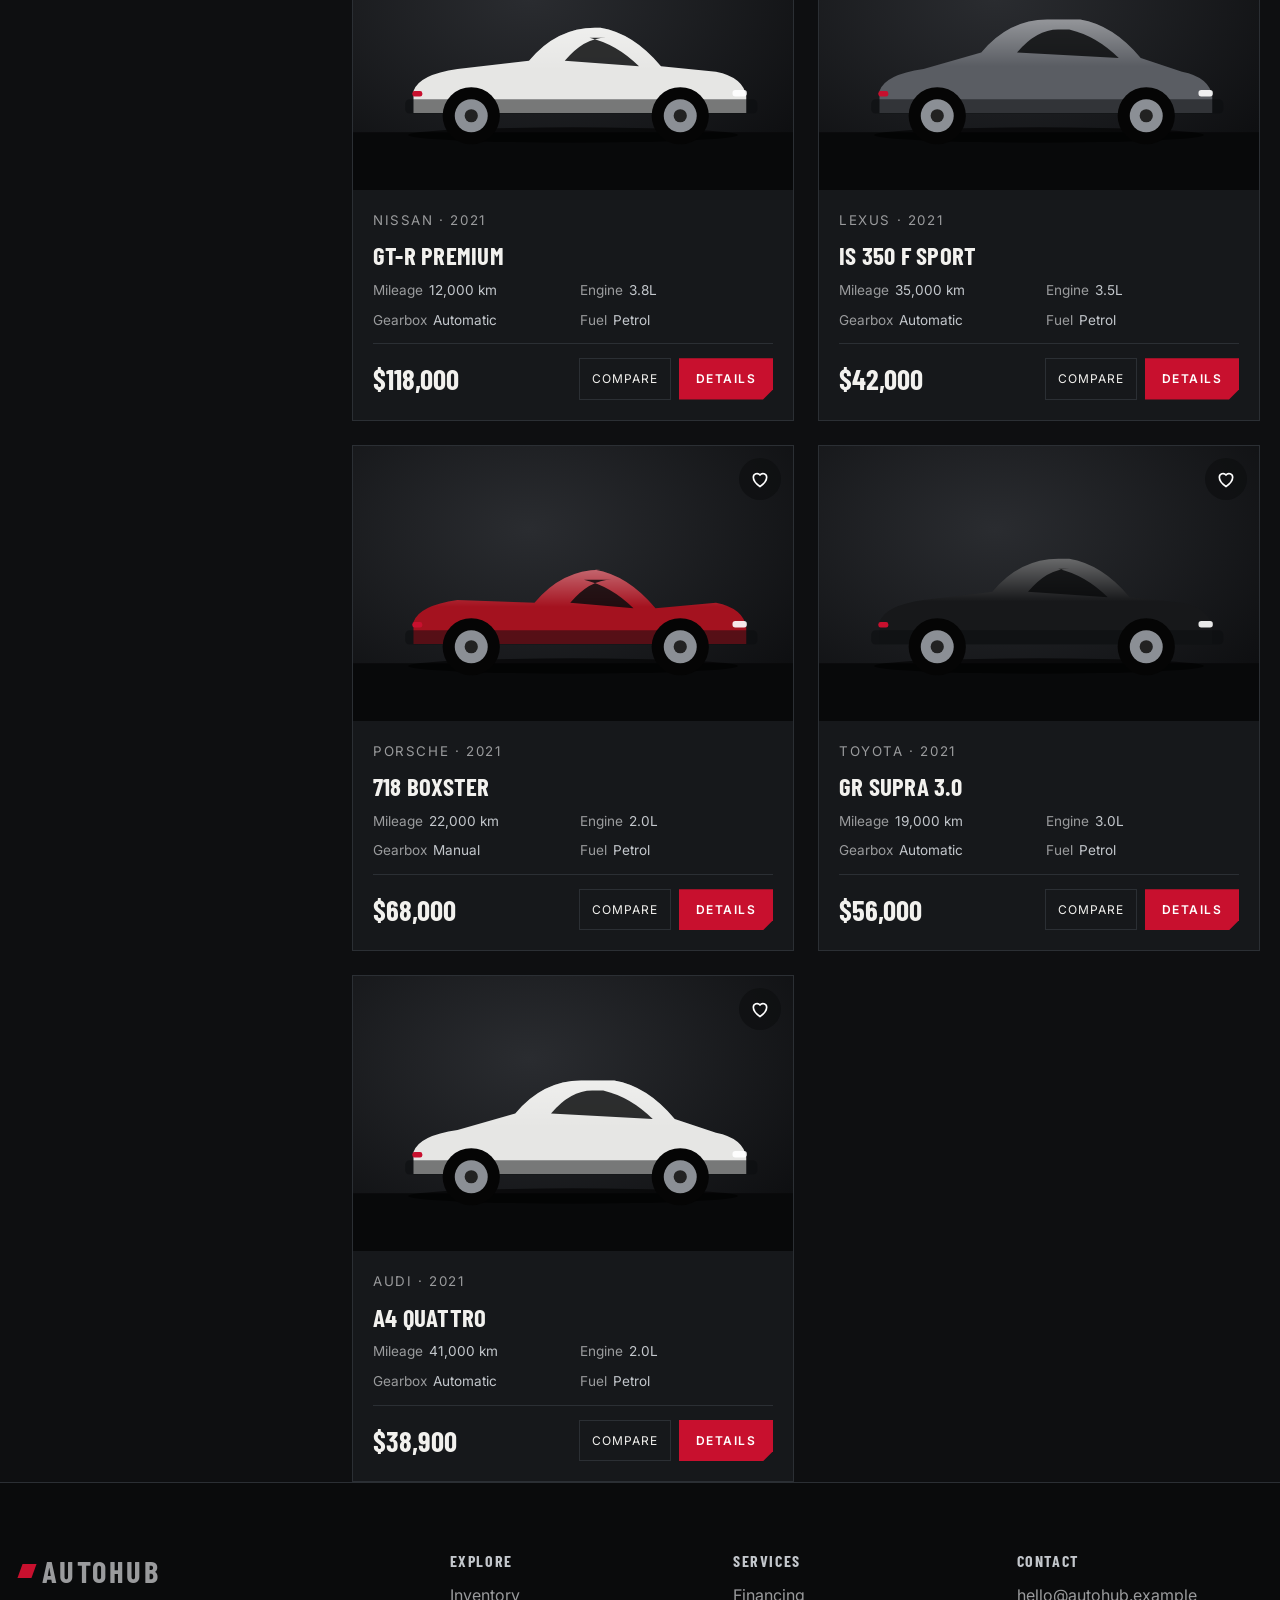
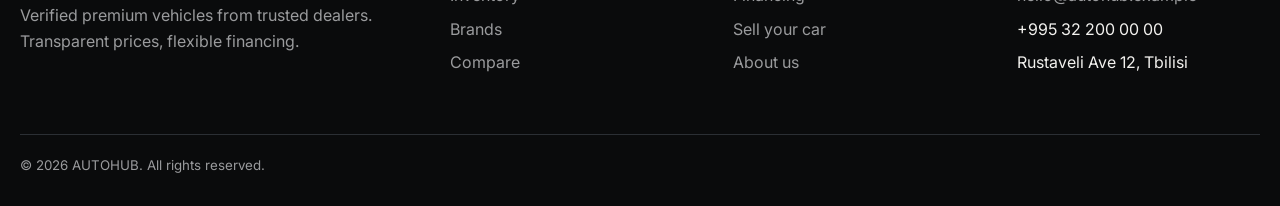
<file: autohub/inventory.html>
<!DOCTYPE html>
<html lang="en">
<head>
<meta charset="UTF-8">
<meta name="viewport" content="width=device-width, initial-scale=1">
<title>Inventory — AUTOHUB</title>
<meta name="description" content="Search, filter and sort premium vehicles.">
<meta name="theme-color" content="#0e0f11">
<link rel="preconnect" href="https://fonts.googleapis.com"><link rel="preconnect" href="https://fonts.gstatic.com" crossorigin><link href="https://fonts.googleapis.com/css2?family=Barlow+Condensed:wght@500;600;700&family=Inter:wght@400;500;600&display=swap" rel="stylesheet">
<link rel="stylesheet" href="css/style.css">
<link rel="stylesheet" href="css/components.css">
<link rel="stylesheet" href="css/animations.css">
<link rel="stylesheet" href="css/responsive.css">
</head>
<body>
<a class="skip" href="#main">Skip to content</a>
<header id="header"></header>
<section class="pagehead"><div class="wrap"><h1 style="font-size:clamp(2.6rem,7vw,5rem)">Inventory</h1><p class="lead" style="margin-top:14px">Search and filter every vehicle on AUTOHUB.</p></div></section><main id="main"><div class="wrap inv">
<form class="filters" id="filters" aria-label="Filters"><button type="button" class="fclose" aria-label="Close filters">×</button><h3 style="margin-bottom:18px">Filters</h3>
<div class="fg"><label for="brand">Brand</label><select id="brand"></select></div><div class="fg"><label for="model">Model</label><select id="model"></select></div>
<div class="row2 fg"><div><label for="pmin">Min price</label><input id="pmin" type="number" min="0" step="1000" placeholder="0"></div><div><label for="pmax">Max price</label><input id="pmax" type="number" min="0" step="1000" placeholder="Any"></div></div>
<div class="fg"><label for="year">Year</label><select id="year"></select></div><div class="fg"><label for="mileage">Max mileage (km)</label><input id="mileage" type="number" min="0" step="1000" placeholder="Any"></div>
<div class="fg"><label for="fuel">Fuel type</label><select id="fuel"></select></div><div class="fg"><label for="transmission">Transmission</label><select id="transmission"></select></div>
<div class="fg"><label for="body">Body type</label><select id="body"></select></div><div class="fg"><label for="drive">Drive type</label><select id="drive"></select></div>
<div class="fg"><label for="model">Engine</label><select id="engineDummy" disabled><option>Use search to find engines</option></select></div>
<div class="fg"><label for="color">Color</label><select id="color"></select></div><button type="button" class="btn ghost sm" id="reset" style="width:100%">Reset filters</button>
<div class="fapply"><button type="button" class="btn">Show results</button></div></form>
<section><div class="searchbar"><label for="q" class="sr" style="position:absolute;left:-999px">Search</label><input id="q" type="search" placeholder="Search brand, model, engine or keyword"></div><div class="pills" id="pills"></div>
<div class="topbar"><div class="grp"><button class="btn ghost sm fbtn" id="openF">Filters</button><strong id="count" aria-live="polite"></strong></div><div class="grp"><label for="sort" class="sr" style="position:absolute;left:-999px">Sort</label><select id="sort"><option value="newest">Newest</option><option value="pasc">Price: low to high</option><option value="pdesc">Price: high to low</option><option value="masc">Lowest mileage</option></select>
<div class="tg"><button data-v="grid" aria-label="Grid view">▦</button><button data-v="list" aria-label="List view">☰</button></div></div></div><div><div class="grid" id="results"></div></div></section></div></main>
<footer id="footer"></footer>

<script src="js/vehicles.js"></script>
<script src="js/navigation.js"></script>
<script src="js/animations.js"></script>
<script src="js/main.js"></script>
<script src="js/inventory.js"></script>
</body>
</html>
</file>
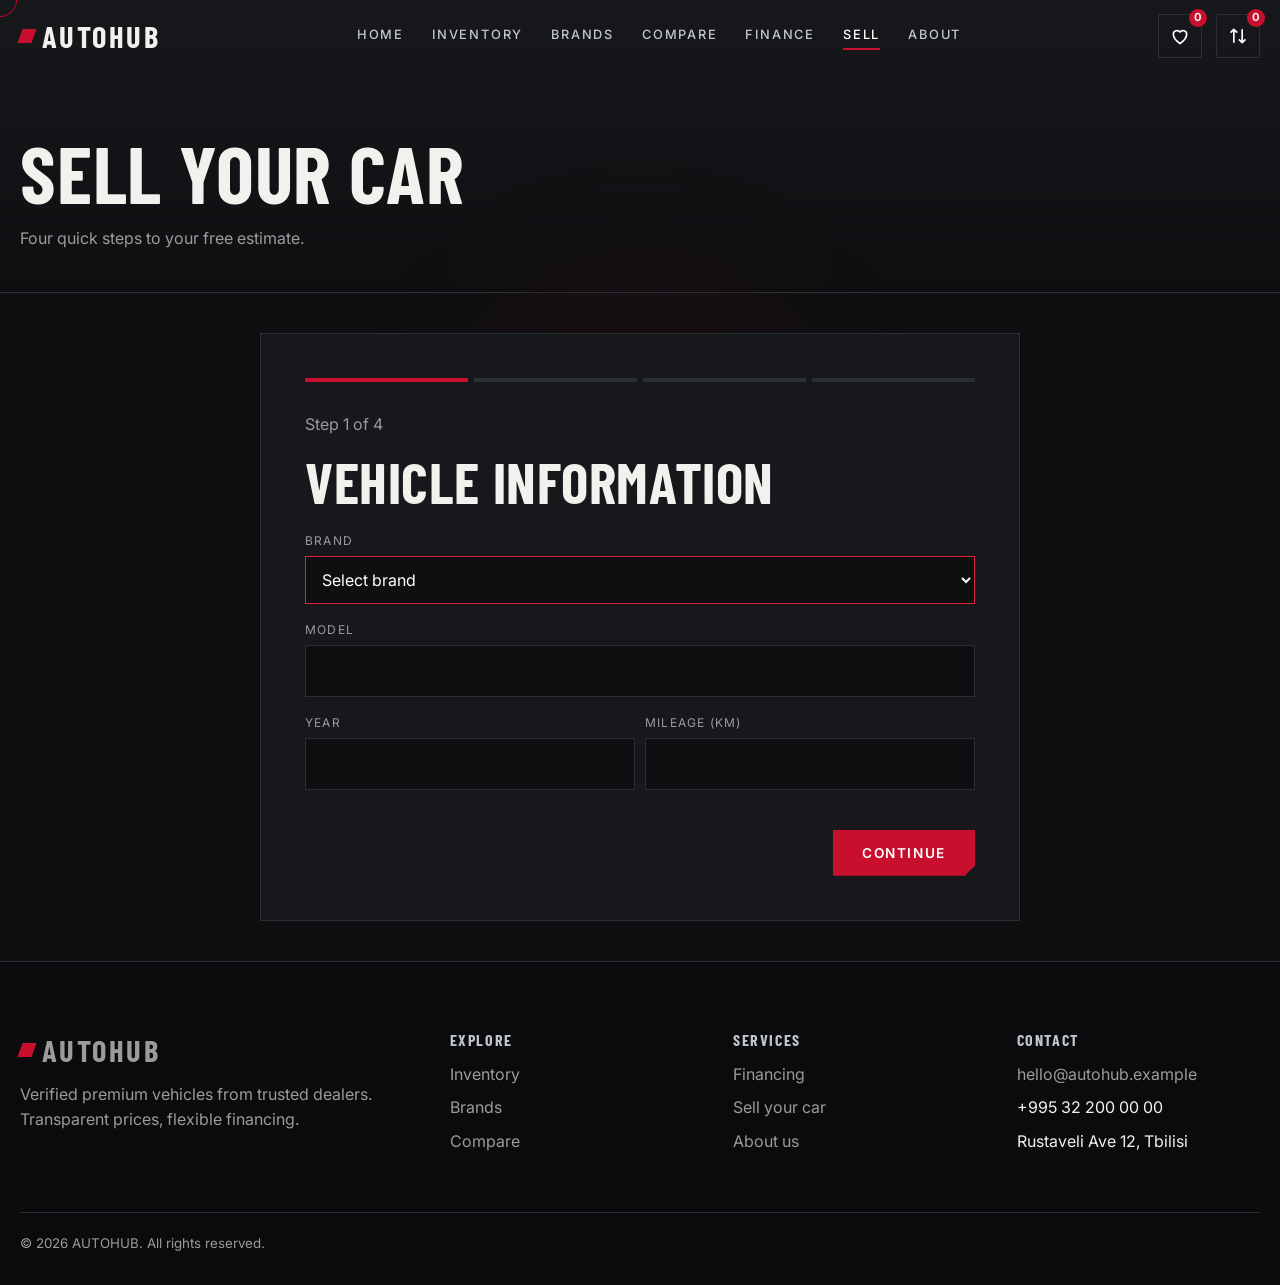
<file: autohub/sell.html>
<!DOCTYPE html>
<html lang="en">
<head>
<meta charset="UTF-8">
<meta name="viewport" content="width=device-width, initial-scale=1">
<title>Sell your car — AUTOHUB</title>
<meta name="description" content="Get a free estimate for your car.">
<meta name="theme-color" content="#0e0f11">
<link rel="preconnect" href="https://fonts.googleapis.com"><link rel="preconnect" href="https://fonts.gstatic.com" crossorigin><link href="https://fonts.googleapis.com/css2?family=Barlow+Condensed:wght@500;600;700&family=Inter:wght@400;500;600&display=swap" rel="stylesheet">
<link rel="stylesheet" href="css/style.css">
<link rel="stylesheet" href="css/components.css">
<link rel="stylesheet" href="css/animations.css">
<link rel="stylesheet" href="css/responsive.css">
</head>
<body>
<a class="skip" href="#main">Skip to content</a>
<header id="header"></header>
<section class="pagehead"><div class="wrap"><h1 style="font-size:clamp(2.6rem,7vw,5rem)">Sell your car</h1><p class="lead" style="margin-top:14px">Four quick steps to your free estimate.</p></div></section><main id="main"><div class="wrap"><div class="sellbox" id="wiz"><div class="prog" aria-hidden="true"><i></i><i></i><i></i><i></i></div><p id="stepL" style="color:var(--mut);margin-bottom:16px" aria-live="polite"></p>
<div class="step"><h2 style="margin-bottom:20px">Vehicle information</h2><div class="fg"><label class="l" for="brandS">Brand</label><select id="brandS" required></select></div><div class="fg"><label class="l" for="modelS">Model</label><input id="modelS" required></div><div class="row2"><div class="fg"><label class="l" for="yearS">Year</label><input id="yearS" type="number" min="1990" required></div><div class="fg"><label class="l" for="kmS">Mileage (km)</label><input id="kmS" type="number" min="0" max="999999" required></div></div></div>
<div class="step"><h2 style="margin-bottom:20px">Condition</h2><div class="fg"><label class="l" for="ext">Exterior</label><select id="ext"><option value="5">Excellent</option><option value="4" selected>Good</option><option value="3">Fair</option><option value="2">Poor</option></select></div><div class="fg"><label class="l" for="int">Interior</label><select id="int"><option value="5">Excellent</option><option value="4" selected>Good</option><option value="3">Fair</option><option value="2">Poor</option></select></div><div class="fg"><label class="l" for="mech">Mechanical condition</label><select id="mech"><option value="5">Excellent</option><option value="4" selected>Good</option><option value="3">Fair</option><option value="2">Needs repair</option></select></div>
<fieldset style="border:0"><legend class="l" style="font-size:.75rem;letter-spacing:.1em;text-transform:uppercase;color:var(--mut)">Accident history</legend><label style="display:block;padding:6px 0"><input type="radio" name="acc" value="no" style="width:auto"> No accidents</label><label style="display:block;padding:6px 0"><input type="radio" name="acc" value="yes" style="width:auto"> Previous accident</label><div class="msg-err" id="accErr"></div></fieldset></div>
<div class="step"><h2 style="margin-bottom:20px">Photos</h2><label class="drop" for="photos">Click to add up to 8 photos<input id="photos" type="file" accept="image/*" multiple style="position:absolute;opacity:0;width:1px;height:1px"></label><div class="msg-err" id="phErr"></div><div class="prev" id="prev"></div></div>
<div class="step"><h2 style="margin-bottom:20px">Contact information</h2><div class="fg"><label class="l" for="sn">Name</label><input id="sn" required autocomplete="name"></div><div class="fg"><label class="l" for="sp">Phone</label><input id="sp" data-phone required autocomplete="tel"></div><div class="fg"><label class="l" for="se">Email</label><input id="se" type="email" required autocomplete="email"></div></div>
<div class="sbtns"><button class="btn ghost" id="prevB" type="button">Back</button><button class="btn" id="nextB" type="button">Continue</button></div></div>
<div class="sellbox" id="doneS" hidden style="text-align:center"><h2>Your estimate</h2><div class="price" id="estV" style="font-size:clamp(2rem,7vw,3.4rem);margin:16px 0"></div><p class="lead" style="margin:0 auto 24px">A specialist will call you to confirm the offer after a quick inspection.</p><a class="btn" href="inventory.html">Browse inventory</a></div></div></main>
<footer id="footer"></footer>

<script src="js/vehicles.js"></script>
<script src="js/navigation.js"></script>
<script src="js/animations.js"></script>
<script src="js/main.js"></script>
<script src="js/sell.js"></script>
</body>
</html>
</file>
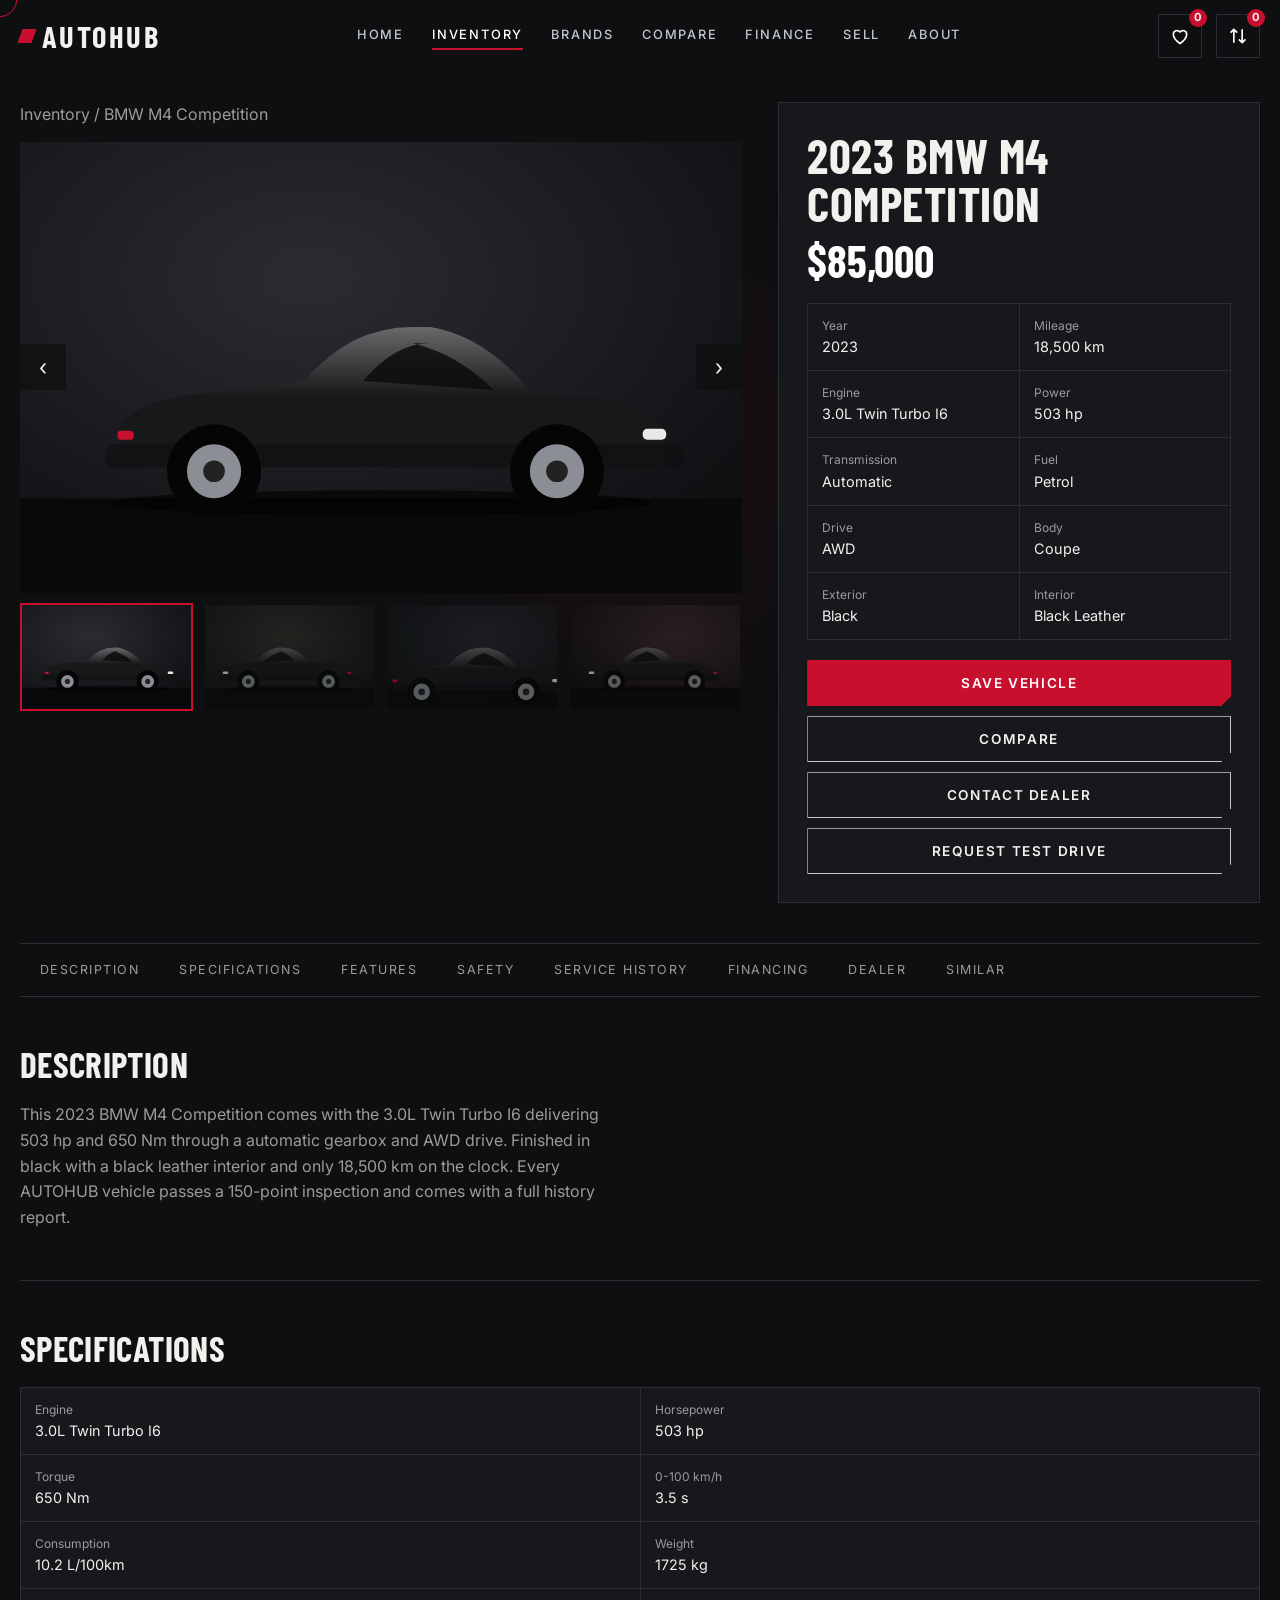
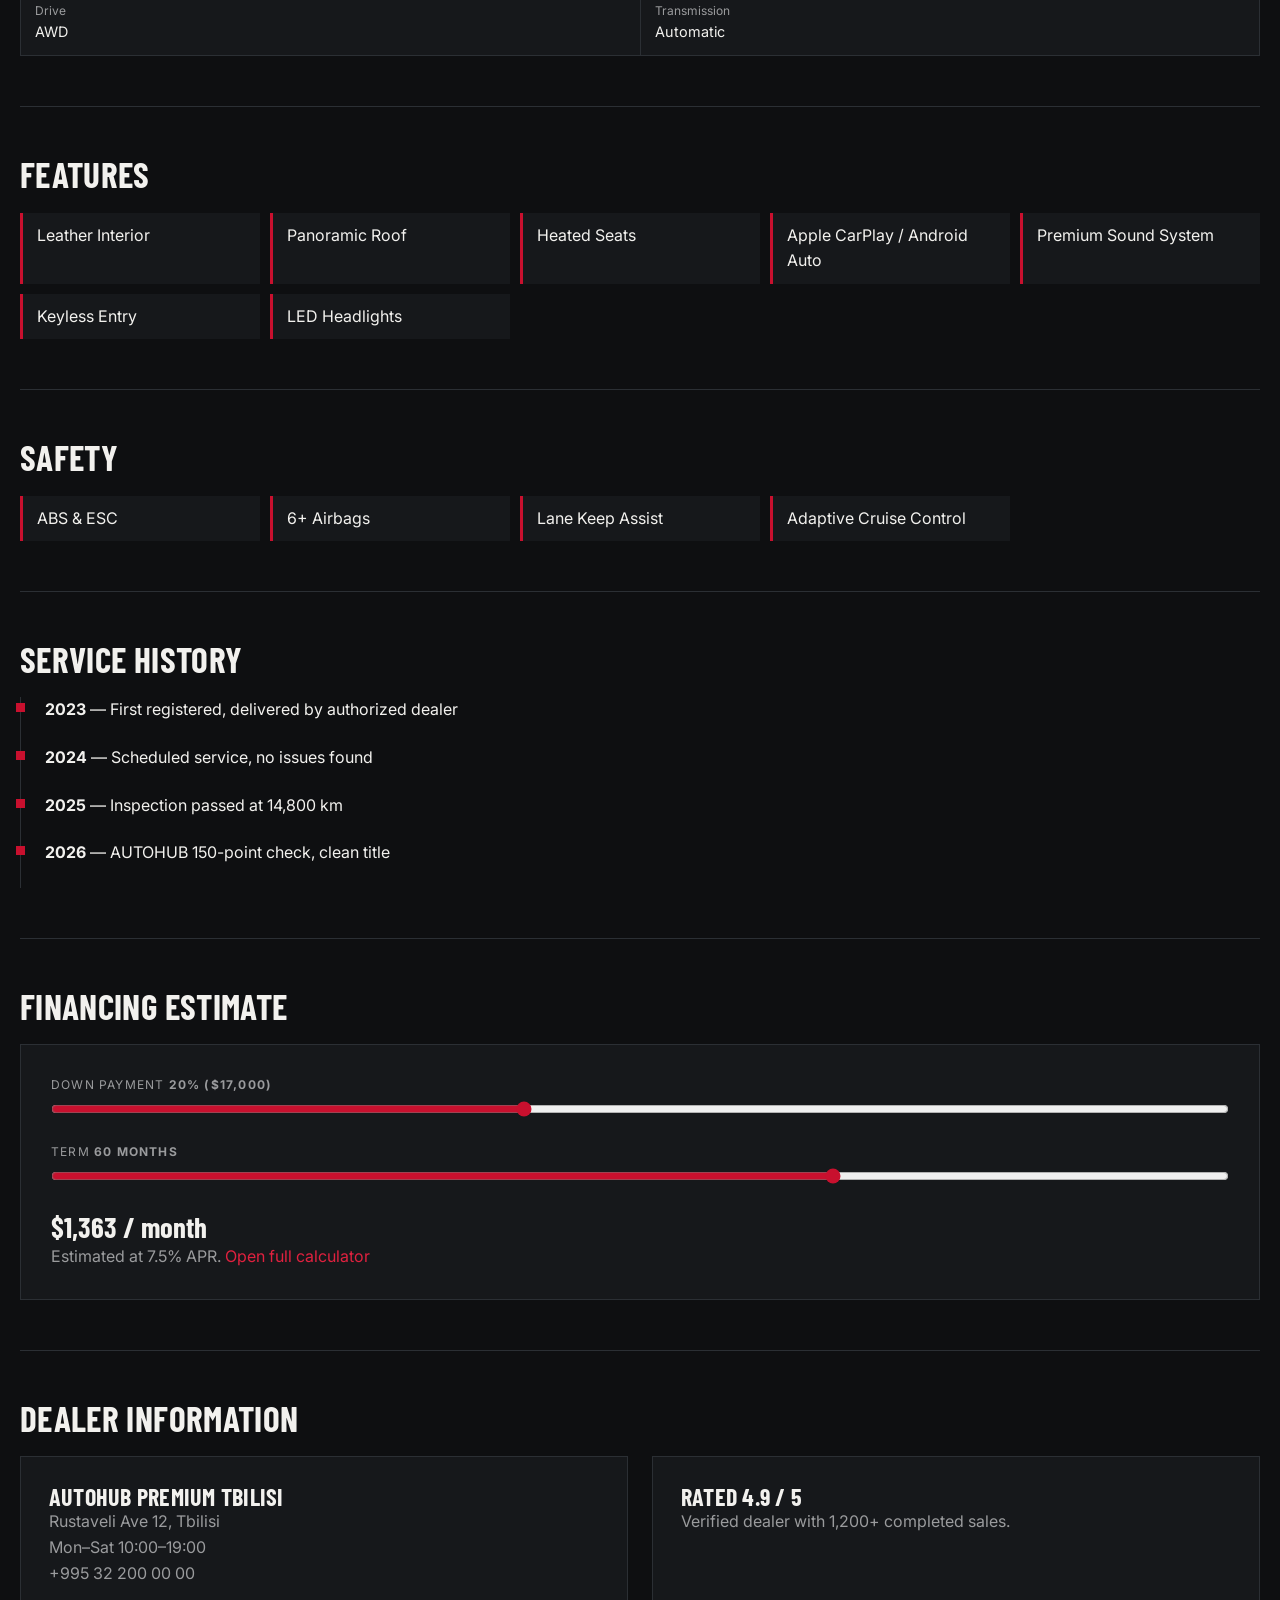
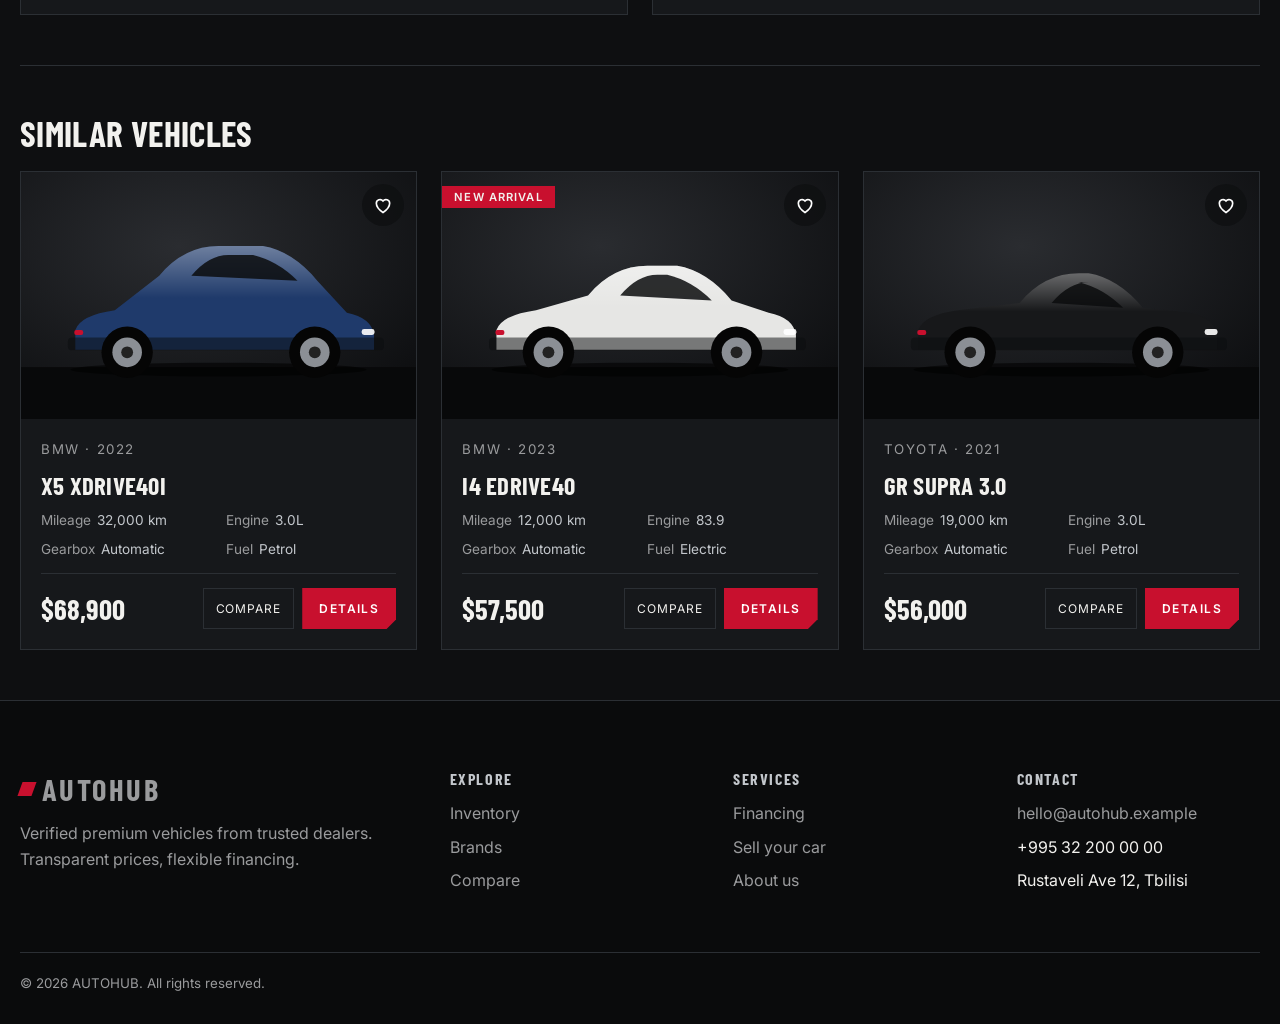
<file: autohub/vehicle.html>
<!DOCTYPE html>
<html lang="en">
<head>
<meta charset="UTF-8">
<meta name="viewport" content="width=device-width, initial-scale=1">
<title>Vehicle — AUTOHUB</title>
<meta name="description" content="Vehicle details.">
<meta name="theme-color" content="#0e0f11">
<link rel="preconnect" href="https://fonts.googleapis.com"><link rel="preconnect" href="https://fonts.gstatic.com" crossorigin><link href="https://fonts.googleapis.com/css2?family=Barlow+Condensed:wght@500;600;700&family=Inter:wght@400;500;600&display=swap" rel="stylesheet">
<link rel="stylesheet" href="css/style.css">
<link rel="stylesheet" href="css/components.css">
<link rel="stylesheet" href="css/animations.css">
<link rel="stylesheet" href="css/responsive.css">
</head>
<body>
<a class="skip" href="#main">Skip to content</a>
<header id="header"></header>
<main id="main"><div class="wrap"><div class="vgrid"><div><p style="color:var(--mut);margin-bottom:14px"><a href="inventory.html">Inventory</a> / <span id="crumb"></span></p>
<div style="position:relative"><div class="gal-main" id="galMain" role="button" tabindex="0" aria-label="Open fullscreen viewer"></div><button class="gal-nav" id="prev" style="left:0" aria-label="Previous photo">‹</button><button class="gal-nav" id="next" style="right:0" aria-label="Next photo">›</button></div><div class="thumbs" id="thumbs"></div>
<div style="position:relative"><span style="display:none"></span></div></div>
<aside class="side"><h1 id="vTitle" style="font-size:clamp(2rem,4vw,3rem)"></h1><div class="price" id="vPrice"></div><div class="kv" id="kv"></div>
<div class="btns"><button class="btn" id="vFav">Save vehicle</button><button class="btn ghost" id="vCmp">Compare</button><button class="btn ghost" data-open="inqM" data-title="Contact dealer">Contact dealer</button><button class="btn ghost" data-open="inqM" data-title="Request test drive">Request test drive</button></div></aside></div>
<nav class="subnav" aria-label="Sections"><a href="#s-desc">Description</a><a href="#s-spec">Specifications</a><a href="#s-feat">Features</a><a href="#s-safe">Safety</a><a href="#s-hist">Service history</a><a href="#s-fin">Financing</a><a href="#s-dealer">Dealer</a><a href="#s-sim">Similar</a></nav>
<section class="vs" id="s-desc"><h2>Description</h2><p class="lead" id="desc"></p></section>
<section class="vs" id="s-spec"><h2>Specifications</h2><div class="kv" id="specs"></div></section>
<section class="vs" id="s-feat"><h2>Features</h2><ul class="ul" id="feats"></ul></section>
<section class="vs" id="s-safe"><h2>Safety</h2><ul class="ul" id="safety"></ul></section>
<section class="vs" id="s-hist"><h2>Service history</h2><ul class="tl" id="history"></ul></section>
<section class="vs" id="s-fin"><h2>Financing estimate</h2><div class="res"><div class="fg"><label class="l" for="fdp">Down payment <b id="fdpv"></b></label><input class="range" id="fdp" type="range" min="0" max="50" value="20"></div><div class="fg"><label class="l" for="fmo">Term <b id="fmov"></b></label><input class="range" id="fmo" type="range" min="12" max="84" step="12" value="60"></div><div class="price" id="fres"></div><p class="lead">Estimated at 7.5% APR. <a href="finance.html" id="fLink" style="color:var(--red2)">Open full calculator</a></p></div></section>
<section class="vs" id="s-dealer"><h2>Dealer information</h2><div class="cols"><div class="card"><h3>AUTOHUB Premium Tbilisi</h3><p>Rustaveli Ave 12, Tbilisi<br>Mon–Sat 10:00–19:00<br>+995 32 200 00 00</p></div><div class="card"><h3>Rated 4.9 / 5</h3><p>Verified dealer with 1,200+ completed sales.</p></div></div></section>
<section class="vs" id="s-sim" style="border:0"><h2>Similar vehicles</h2><div class="grid" id="similar"></div></section></div></main>
<footer id="footer"></footer>
<div class="modal" id="inqM" role="dialog" aria-modal="true" aria-labelledby="mTitle" aria-hidden="true"><div class="mbox"><button class="mx" data-close aria-label="Close">×</button><h3 id="mTitle"></h3><p class="lead" id="mSub" style="margin-bottom:18px"></p>
<form id="inq" novalidate><div class="fg"><label class="l" for="n1">Name</label><input id="n1" required autocomplete="name"></div><div class="fg"><label class="l" for="e1">Email</label><input id="e1" type="email" required autocomplete="email"></div><div class="fg"><label class="l" for="p1">Phone</label><input id="p1" type="tel" data-phone required autocomplete="tel"></div><div class="fg" id="dateRow" hidden><label class="l" for="date">Preferred date</label><input id="date" type="date"></div><div class="fg"><label class="l" for="msg">Message</label><textarea id="msg" rows="3"></textarea></div><button class="btn" style="width:100%">Send request</button></form>
<div id="mDone" hidden><h3>Request sent</h3><p class="lead" style="margin:10px 0 20px">The dealer will contact you within one business day.</p><button class="btn ghost" data-close>Close</button></div></div></div>
<div class="modal viewer" id="viewer" role="dialog" aria-modal="true" aria-label="Photo viewer" aria-hidden="true"><div class="mbox"><button class="mx" data-close aria-label="Close viewer" style="z-index:2;background:#000a">×</button><img id="viewerImg" alt="Full size vehicle photo"><div style="position:absolute;inset:auto 0 14px;display:flex;justify-content:center;gap:10px"><button class="ico-btn" id="vPrev" style="background:#000a" aria-label="Previous">‹</button><button class="ico-btn" id="vNext" style="background:#000a" aria-label="Next">›</button></div></div></div>
<script src="js/vehicles.js"></script>
<script src="js/navigation.js"></script>
<script src="js/animations.js"></script>
<script src="js/main.js"></script>
<script src="js/vehicle.js"></script>
</body>
</html>
</file>
<file: autohub/css/style.css>
:root{--bg:#0e0f11;--bg2:#16181b;--bg3:#1f2226;--line:#2b2f34;--tx:#f2f1ee;--mut:#9a9b9d;--sil:#c3c7cc;--red:#c8102e;--red2:#e0213f;--warm:#d8d4cc;--hh:72px;--ff:'Barlow Condensed','Arial Narrow',sans-serif;--fb:'Inter','Helvetica Neue',Arial,sans-serif}
*{box-sizing:border-box;margin:0;padding:0}
html{scroll-behavior:smooth;-webkit-text-size-adjust:100%}
body{background:var(--bg);color:var(--tx);font:16px/1.6 var(--fb);overflow-x:hidden;min-height:100vh}
img{max-width:100%;display:block}a{color:inherit;text-decoration:none}button{font:inherit;color:inherit;cursor:pointer;background:none;border:0}
h1,h2,h3,h4{font-family:var(--ff);font-weight:700;line-height:1;letter-spacing:.01em;text-transform:uppercase}
h1{font-size:clamp(3rem,9vw,7.5rem)}h2{font-size:clamp(2rem,5vw,3.6rem)}h3{font-size:1.5rem}
:focus-visible{outline:2px solid var(--red2);outline-offset:3px}
.wrap{width:min(1320px,100% - 40px);margin-inline:auto}
.sec{padding:clamp(56px,9vw,120px) 0}
.sec-h{display:flex;justify-content:space-between;align-items:end;gap:20px;flex-wrap:wrap;margin-bottom:36px}
.sec-h p{color:var(--mut);max-width:46ch}
.lead{color:var(--mut);max-width:60ch}
.btn{display:inline-flex;align-items:center;justify-content:center;gap:10px;padding:14px 28px;font:600 .85rem var(--fb);letter-spacing:.12em;text-transform:uppercase;background:var(--red);color:#fff;border:1px solid var(--red);transition:background .25s,color .25s,transform .25s;clip-path:polygon(0 0,100% 0,100% calc(100% - 10px),calc(100% - 10px) 100%,0 100%)}
.btn:hover{background:var(--red2)}
.btn.ghost{background:transparent;border-color:var(--sil);color:var(--tx)}.btn.ghost:hover{background:var(--tx);color:#000}
.btn.sm{padding:10px 16px;font-size:.75rem}
.skip{position:absolute;left:-999px}.skip:focus{left:10px;top:10px;z-index:999;background:#fff;color:#000;padding:8px}
/* header */
.hdr{position:fixed;inset:0 0 auto 0;height:var(--hh);z-index:100;display:flex;align-items:center;transition:background .3s,border-color .3s;border-bottom:1px solid transparent}
.hdr.solid{background:rgba(14,15,17,.92);backdrop-filter:blur(14px);border-color:var(--line)}
.hdr .wrap{display:flex;align-items:center;justify-content:space-between;gap:20px}
.logo{font:700 1.9rem var(--ff);letter-spacing:.08em;display:flex;align-items:center;gap:8px}.logo i{width:14px;height:14px;background:var(--red);transform:skewX(-20deg);display:block}
.nav{display:flex;gap:28px}.nav a{font:500 .8rem var(--fb);letter-spacing:.14em;text-transform:uppercase;color:var(--sil);padding:6px 0;border-bottom:2px solid transparent;transition:.2s}
.nav a:hover,.nav a.act{color:#fff;border-color:var(--red)}
.hdr-r{display:flex;align-items:center;gap:14px}
.ico-btn{position:relative;width:44px;height:44px;display:grid;place-items:center;border:1px solid var(--line);transition:.2s}.ico-btn:hover{border-color:var(--red)}
.ico-btn b{position:absolute;top:-6px;right:-6px;min-width:18px;height:18px;border-radius:9px;background:var(--red);font-size:.7rem;display:grid;place-items:center}
.burger{display:none;width:44px;height:44px;position:relative;z-index:130}
.burger span{position:absolute;left:11px;right:11px;height:2px;background:#fff;transition:.35s}
.burger span:nth-child(1){top:15px}.burger span:nth-child(2){top:21px}.burger span:nth-child(3){top:27px}
.burger.open span:nth-child(1){top:21px;transform:rotate(45deg)}.burger.open span:nth-child(2){opacity:0}.burger.open span:nth-child(3){top:21px;transform:rotate(-45deg)}
.mmenu{position:fixed;inset:0;z-index:120;background:var(--bg);display:flex;flex-direction:column;justify-content:center;padding:90px 28px 40px;clip-path:circle(0 at calc(100% - 40px) 36px);transition:clip-path .6s cubic-bezier(.7,0,.2,1);visibility:hidden}
.mmenu.open{clip-path:circle(150% at calc(100% - 40px) 36px);visibility:visible}
.mmenu a{font:700 clamp(2.2rem,10vw,3.4rem) var(--ff);text-transform:uppercase;padding:6px 0;border-bottom:1px solid var(--line);display:flex;justify-content:space-between}
.mmenu a.act{color:var(--red2)}
body.lock{overflow:hidden}
/* footer */
.ftr{border-top:1px solid var(--line);background:#0a0b0c;padding:70px 0 30px}
.ftr-g{display:grid;grid-template-columns:1.6fr repeat(3,1fr);gap:40px}
.ftr h4{font-size:1rem;color:var(--sil);margin-bottom:14px;letter-spacing:.1em}.ftr li{list-style:none;margin:8px 0}.ftr a{color:var(--mut)}.ftr a:hover{color:#fff}
.ftr small{display:block;margin-top:50px;color:var(--mut);border-top:1px solid var(--line);padding-top:20px}
/* hero */
.hero{position:relative;min-height:100svh;display:flex;align-items:center;overflow:hidden;padding:calc(var(--hh) + 30px) 0 90px;background:radial-gradient(ellipse at 70% 40%,#2a2c30 0,var(--bg) 65%)}
.hero:before{content:"";position:absolute;left:0;right:0;bottom:0;height:40%;background:linear-gradient(transparent,var(--bg))}
.hero-g{position:relative;z-index:2;display:grid;grid-template-columns:minmax(0,1fr);gap:30px}
.hero h1 span{display:block;color:var(--sil)}
.hero p{margin:24px 0 34px;color:var(--warm);max-width:48ch;font-size:1.1rem}
.hero-btns{display:flex;gap:14px;flex-wrap:wrap}
.hero-car{position:absolute;right:-4%;bottom:8%;width:min(62vw,980px);z-index:1;transition:transform .15s linear;will-change:transform;filter:drop-shadow(0 40px 40px rgba(0,0,0,.6))}
.hero-search{position:relative;z-index:3;display:flex;margin-top:34px;max-width:560px;border:1px solid var(--line);background:rgba(22,24,27,.8);backdrop-filter:blur(10px)}
.hero-search input{flex:1;min-width:0;background:none;border:0;color:#fff;padding:16px 18px;font:inherit}.hero-search input:focus{outline:none}
.hero-search button{padding:0 22px;background:var(--red);font-weight:600}
.scroll-i{position:absolute;left:50%;bottom:24px;z-index:3;width:24px;height:40px;border:2px solid var(--sil);border-radius:14px;transform:translateX(-50%)}
.scroll-i:after{content:"";position:absolute;left:50%;top:7px;width:3px;height:8px;margin-left:-1.5px;background:var(--red2);animation:scr 1.6s infinite}
.spot{position:fixed;inset:0;pointer-events:none;z-index:1;background:radial-gradient(500px circle at var(--mx,50%) var(--my,50%),rgba(200,16,46,.07),transparent 60%)}
.cursor{position:fixed;top:0;left:0;width:34px;height:34px;border:1px solid var(--red2);border-radius:50%;pointer-events:none;z-index:999;transform:translate(-50%,-50%);transition:width .25s,height .25s,background .25s;mix-blend-mode:difference}
.cursor.big{width:64px;height:64px;background:rgba(255,255,255,.2)}
main{position:relative;z-index:2}
.pagehead{padding:calc(var(--hh) + 60px) 0 40px;border-bottom:1px solid var(--line);background:linear-gradient(180deg,var(--bg2),var(--bg))}
</file>
<file: autohub/css/components.css>
.grid{display:grid;gap:24px;grid-template-columns:repeat(auto-fill,minmax(min(100%,300px),1fr))}
.list .grid,.grid.list{grid-template-columns:1fr}
.vc{position:relative;background:var(--bg2);border:1px solid var(--line);display:flex;flex-direction:column;transition:border-color .3s,box-shadow .3s;transform-style:preserve-3d}
.vc:hover{border-color:var(--red);box-shadow:0 24px 50px rgba(0,0,0,.5)}
.vc-img{position:relative;aspect-ratio:16/10;overflow:hidden;background:#111}
.vc-img img{width:100%;height:100%;object-fit:cover;transition:transform .7s}.vc:hover .vc-img img{transform:scale(1.07)}
.vc-tag{position:absolute;left:0;top:14px;background:var(--red);font:600 .7rem var(--fb);letter-spacing:.1em;text-transform:uppercase;padding:4px 12px}
.fav{position:absolute;right:12px;top:12px;width:42px;height:42px;display:grid;place-items:center;background:rgba(14,15,17,.7);border-radius:50%;transition:.2s}
.fav svg{width:20px;height:20px;fill:none;stroke:#fff;stroke-width:2}.fav.on svg{fill:var(--red2);stroke:var(--red2)}.fav.pop svg{animation:pop .45s}
.vc-b{padding:20px;display:flex;flex-direction:column;gap:12px;flex:1}
.vc-b small{color:var(--mut);letter-spacing:.12em;text-transform:uppercase}
.vc-b h3{font-size:1.55rem;overflow-wrap:anywhere}
.specs{display:grid;grid-template-columns:1fr 1fr;gap:8px 14px;font-size:.85rem;color:var(--sil)}.specs span{display:flex;gap:6px;align-items:center;min-width:0}.specs em{font-style:normal;color:var(--mut)}
.vc-f{margin-top:auto;display:flex;align-items:center;justify-content:space-between;gap:10px;flex-wrap:wrap;padding-top:14px;border-top:1px solid var(--line)}
.price{font:700 1.8rem var(--ff)}
.vc-act{display:flex;gap:8px}
.cmpb{padding:10px 12px;border:1px solid var(--line);font-size:.75rem;text-transform:uppercase;letter-spacing:.08em}.cmpb.on{background:var(--sil);color:#000}
.list .vc{flex-direction:row}.list .vc-img{width:38%;aspect-ratio:auto;min-height:230px}
.chips{display:grid;grid-template-columns:repeat(auto-fill,minmax(150px,1fr));gap:14px}
.chip{display:flex;flex-direction:column;align-items:center;gap:12px;padding:26px 12px;border:1px solid var(--line);background:var(--bg2);text-align:center;transition:.3s;font:600 1.1rem var(--ff);text-transform:uppercase;letter-spacing:.06em}
.chip:hover{border-color:var(--red);transform:translateY(-4px)}.chip small{color:var(--mut);font:400 .75rem var(--fb)}
.logo-c{width:60px;height:60px;border-radius:50%;border:1px solid var(--sil);display:grid;place-items:center;font:700 1.5rem var(--ff);background:radial-gradient(circle at 30% 30%,#3a3d42,#15171a)}
.cat svg{width:44px;height:44px;stroke:var(--sil);fill:none;stroke-width:1.5}
.feat{display:grid;grid-template-columns:repeat(auto-fit,minmax(min(100%,250px),1fr));gap:1px;background:var(--line);border:1px solid var(--line)}
.feat div{background:var(--bg);padding:36px 28px}.feat h3{margin:14px 0 10px}.feat p{color:var(--mut)}.feat b{font:700 3rem var(--ff);color:var(--red2)}
.car{display:flex;gap:20px;overflow-x:auto;scroll-snap-type:x mandatory;padding-bottom:14px;scrollbar-width:thin}.car>*{flex:0 0 min(86%,360px);scroll-snap-align:start}
.cta{text-align:center;background:linear-gradient(135deg,#1b0a0e,var(--bg2) 60%);border-top:1px solid var(--line)}.cta h2{font-size:clamp(2.4rem,7vw,5.5rem);margin-bottom:24px}.cta .btn{margin:6px}
/* inventory */
.inv{display:grid;grid-template-columns:300px minmax(0,1fr);gap:32px;align-items:start;padding-top:36px}
.filters{position:sticky;top:calc(var(--hh) + 16px);max-height:calc(100vh - var(--hh) - 32px);overflow:auto;background:var(--bg2);border:1px solid var(--line);padding:22px}
.fg{margin-bottom:16px}.fg label,label.l{display:block;font-size:.75rem;letter-spacing:.1em;text-transform:uppercase;color:var(--mut);margin-bottom:6px}
input,select,textarea{width:100%;background:var(--bg);border:1px solid var(--line);color:#fff;padding:12px;font:inherit;border-radius:0}
input:focus,select:focus,textarea:focus{outline:none;border-color:var(--red2)}input.err,select.err,textarea.err{border-color:#ff4b5c}
.row2{display:grid;grid-template-columns:1fr 1fr;gap:10px}
.topbar{display:flex;flex-wrap:wrap;gap:12px;align-items:center;justify-content:space-between;margin-bottom:20px}
.topbar .grp{display:flex;gap:10px;align-items:center}.topbar select{width:auto;max-width:100%}
.tg button{width:44px;height:44px;border:1px solid var(--line)}.tg button.on{background:var(--red);border-color:var(--red)}
.searchbar{display:flex;margin-bottom:18px}.searchbar input{padding:16px}
.fbtn,.fclose,.fapply{display:none}
.empty{padding:60px 20px;text-align:center;border:1px dashed var(--line);color:var(--mut)}
.pills{display:flex;gap:8px;flex-wrap:wrap;margin-bottom:16px}.pill{padding:6px 12px;border:1px solid var(--red);font-size:.8rem}
/* vehicle */
.vgrid{display:grid;grid-template-columns:minmax(0,1.5fr) minmax(0,1fr);gap:36px;padding-top:calc(var(--hh) + 30px)}
.gal-main{position:relative;aspect-ratio:16/10;background:#111;overflow:hidden;cursor:zoom-in}.gal-main img{width:100%;height:100%;object-fit:cover;animation:fadein .5s}
.gal-nav{position:absolute;top:50%;transform:translateY(-50%);width:46px;height:46px;background:rgba(14,15,17,.75);font-size:1.4rem}
.thumbs{display:grid;grid-template-columns:repeat(4,1fr);gap:10px;margin-top:10px}.thumbs button{aspect-ratio:16/10;border:2px solid transparent;opacity:.6;overflow:hidden}.thumbs button.on{border-color:var(--red);opacity:1}.thumbs img{width:100%;height:100%;object-fit:cover}
.side{background:var(--bg2);border:1px solid var(--line);padding:28px;align-self:start;position:sticky;top:calc(var(--hh) + 16px)}
.side .price{font-size:2.8rem;color:#fff;margin:6px 0 16px}.side .btns{display:grid;gap:10px;margin-top:20px}
.kv{display:grid;grid-template-columns:1fr 1fr;gap:1px;background:var(--line);border:1px solid var(--line)}.kv div{background:var(--bg2);padding:12px 14px;font-size:.9rem}.kv small{display:block;color:var(--mut)}
.subnav{position:sticky;top:var(--hh);z-index:50;background:var(--bg);border-block:1px solid var(--line);margin-top:40px;display:flex;overflow-x:auto;scrollbar-width:none}.subnav a{padding:16px 20px;white-space:nowrap;font-size:.78rem;letter-spacing:.12em;text-transform:uppercase;color:var(--mut)}.subnav a:hover{color:#fff}
.vs{padding:50px 0;border-bottom:1px solid var(--line);scroll-margin-top:calc(var(--hh) + 60px)}.vs h2{font-size:2.2rem;margin-bottom:20px}
.ul{display:grid;grid-template-columns:repeat(auto-fill,minmax(220px,1fr));gap:10px;list-style:none}.ul li{padding:10px 14px;background:var(--bg2);border-left:3px solid var(--red)}
.tl li{list-style:none;padding:0 0 22px 24px;border-left:1px solid var(--line);position:relative}.tl li:before{content:"";position:absolute;left:-5px;top:6px;width:9px;height:9px;background:var(--red)}
/* modal */
.modal{position:fixed;inset:0;z-index:300;display:grid;place-items:center;padding:20px;background:rgba(0,0,0,.8);opacity:0;visibility:hidden;transition:.3s}.modal.open{opacity:1;visibility:visible}
.mbox{background:var(--bg2);border:1px solid var(--line);width:min(520px,100%);max-height:92vh;overflow:auto;padding:30px;transform:translateY(30px) scale(.97);transition:.35s;position:relative}.modal.open .mbox{transform:none}
.mx{position:absolute;right:10px;top:10px;width:44px;height:44px;font-size:1.6rem}
.viewer .mbox{width:min(1200px,100%);padding:0;background:#000}.viewer img{width:100%;max-height:88vh;object-fit:contain}
.toast{position:fixed;left:50%;bottom:24px;transform:translate(-50%,100px);background:#fff;color:#000;padding:14px 24px;z-index:400;transition:.4s;max-width:90vw}.toast.show{transform:translate(-50%,0)}
.msg-err{color:#ff6b79;font-size:.8rem;min-height:1.1em;margin-top:4px}
/* compare */
.cmp-pick{display:grid;grid-template-columns:repeat(3,minmax(0,1fr));gap:16px;margin:30px 0}
.slot{border:1px dashed var(--line);padding:16px;min-height:230px;display:flex;flex-direction:column;gap:10px}.slot img{aspect-ratio:16/10;object-fit:cover;width:100%}
.tw{overflow-x:auto;border:1px solid var(--line)}.tw table{width:100%;border-collapse:collapse;min-width:640px}
th,td{padding:14px 16px;text-align:left;border-bottom:1px solid var(--line);vertical-align:middle}th{font:600 .75rem var(--fb);letter-spacing:.1em;text-transform:uppercase;color:var(--mut);width:180px}
td.best{background:rgba(200,16,46,.15);color:#fff;font-weight:600}
.bar{height:4px;background:var(--line);margin-top:6px}.bar i{display:block;height:100%;width:0;background:var(--red2);transition:width 1s cubic-bezier(.2,.7,.2,1)}
/* finance */
.fin{display:grid;grid-template-columns:minmax(0,1fr) minmax(0,1fr);gap:40px;padding:50px 0}
.range{accent-color:var(--red);padding:0}
.donut{width:min(280px,70vw);aspect-ratio:1;border-radius:50%;margin:0 auto 24px;position:relative;transition:background .4s}.donut:after{content:"";position:absolute;inset:22%;background:var(--bg2);border-radius:50%}
.donut-c{position:absolute;inset:0;z-index:2;display:grid;place-content:center;text-align:center;font:700 2rem var(--ff)}.donut-c small{font:400 .75rem var(--fb);color:var(--mut)}
.res{background:var(--bg2);border:1px solid var(--line);padding:30px}.res .rows{display:grid;gap:12px;margin-top:20px}.res .rows div{display:flex;justify-content:space-between;gap:10px;border-bottom:1px solid var(--line);padding-bottom:10px}
.steps-i{display:grid;grid-template-columns:repeat(auto-fit,minmax(220px,1fr));gap:20px}.steps-i div{padding:24px;border-top:3px solid var(--red);background:var(--bg2)}
/* sell */
.sellbox{max-width:760px;margin:40px auto;background:var(--bg2);border:1px solid var(--line);padding:clamp(20px,5vw,44px)}
.prog{display:flex;gap:6px;margin-bottom:30px}.prog i{flex:1;height:4px;background:var(--line)}.prog i.on{background:var(--red)}
.step{display:none}.step.act{display:block;animation:slidein .5s}
.sbtns{display:flex;justify-content:space-between;gap:10px;margin-top:24px}
.prev{display:grid;grid-template-columns:repeat(auto-fill,minmax(110px,1fr));gap:10px;margin-top:14px}.prev img{aspect-ratio:1;object-fit:cover;width:100%}
.drop{border:2px dashed var(--line);padding:36px;text-align:center;cursor:pointer;display:block}
/* about / brands */
.stats{display:grid;grid-template-columns:repeat(auto-fit,minmax(180px,1fr));gap:20px}.stats div{padding:30px;border:1px solid var(--line);text-align:center}.stats b{display:block;font:700 3.4rem var(--ff);color:var(--red2)}
.cols{display:grid;grid-template-columns:repeat(auto-fit,minmax(min(100%,280px),1fr));gap:24px}.card{background:var(--bg2);border:1px solid var(--line);padding:28px}.card p{color:var(--mut)}
.map{min-height:240px;min-width:0;background:repeating-linear-gradient(45deg,#15171a,#15171a 14px,#1a1d20 14px,#1a1d20 28px);border:1px solid var(--line);display:grid;place-items:center;text-align:center;padding:20px}
.gh{margin:50px 0 18px;padding-bottom:10px;border-bottom:1px solid var(--line)}
</file>
<file: autohub/css/animations.css>
.loader{position:fixed;inset:0;z-index:1000;background:#08090a;display:grid;place-content:center;justify-items:center;gap:20px;transition:transform .9s cubic-bezier(.8,0,.2,1)}
.loader.done{transform:translateY(-100%)}.loader .logo{font-size:3rem}.loader .ln{width:200px;height:2px;background:var(--line);overflow:hidden}.loader .ln i{display:block;height:100%;background:var(--red);animation:ld 1s forwards}
@keyframes ld{from{width:0}to{width:100%}}@keyframes scr{0%{transform:translateY(0);opacity:1}100%{transform:translateY(14px);opacity:0}}
@keyframes pop{0%{transform:scale(1)}40%{transform:scale(1.5)}100%{transform:scale(1)}}
@keyframes fadein{from{opacity:0}to{opacity:1}}@keyframes slidein{from{opacity:0;transform:translateX(30px)}to{opacity:1;transform:none}}
@keyframes rise{from{opacity:0;transform:translateY(40px)}to{opacity:1;transform:none}}
.rv{opacity:0;transform:translateY(34px);transition:opacity .9s cubic-bezier(.2,.7,.2,1),transform .9s cubic-bezier(.2,.7,.2,1)}.rv.in{opacity:1;transform:none}
.hero h1,.hero p,.hero-btns,.hero-search{opacity:0}.ready .hero h1,.ready .hero p,.ready .hero-btns,.ready .hero-search{animation:rise 1s forwards}.ready .hero p{animation-delay:.15s}.ready .hero-btns{animation-delay:.3s}.ready .hero-search{animation-delay:.45s}
@media (prefers-reduced-motion:reduce){*,*:before,*:after{animation-duration:.01ms!important;animation-iteration-count:1!important;transition-duration:.01ms!important;scroll-behavior:auto!important}.rv,.hero h1,.hero p,.hero-btns,.hero-search{opacity:1;transform:none}.loader{display:none}}
</file>
<file: autohub/css/responsive.css>
@media (min-width:1025px){.hero-g{grid-template-columns:minmax(0,640px)}}
@media (max-width:1024px){
.nav,.hdr .hide-m{display:none}.burger{display:block}
.hero-car{position:relative;right:auto;bottom:auto;width:110%;margin:10px -5% 0;order:3}.hero{align-items:flex-start;padding-bottom:80px}
.inv{grid-template-columns:minmax(0,1fr)}
.filters{position:fixed;inset:0;z-index:200;max-height:none;border:0;padding:70px 20px 100px;transform:translateY(100%);transition:transform .5s cubic-bezier(.7,0,.2,1);visibility:hidden}.filters.open{transform:none;visibility:visible}
.fbtn{display:inline-flex}.fclose{display:grid;position:absolute;right:10px;top:10px;width:44px;height:44px;font-size:1.8rem;place-items:center}
.fapply{display:flex;position:fixed;left:0;right:0;bottom:0;padding:14px 20px;background:var(--bg2);border-top:1px solid var(--line)}.fapply .btn{width:100%}
.vgrid{grid-template-columns:minmax(0,1fr)}.side{position:static}
.fin{grid-template-columns:minmax(0,1fr)}.ftr-g{grid-template-columns:1fr 1fr}.cursor,.spot{display:none}}
@media (max-width:640px){
:root{--hh:64px}.wrap{width:calc(100% - 32px)}
.list .vc{flex-direction:column}.list .vc-img{width:100%;min-height:0;aspect-ratio:16/10}
.cmp-pick{grid-template-columns:1fr}.ftr-g{grid-template-columns:1fr}.row2{grid-template-columns:1fr}
.thumbs{grid-template-columns:repeat(4,1fr);gap:6px}.kv{grid-template-columns:1fr}
.btn{width:100%}.hero-btns .btn{flex:1 1 100%}.sbtns .btn{width:auto}.vc-act .btn{width:auto}
.topbar select{flex:1}th{width:120px}}
@media (hover:none){.cursor{display:none}}
</file>
